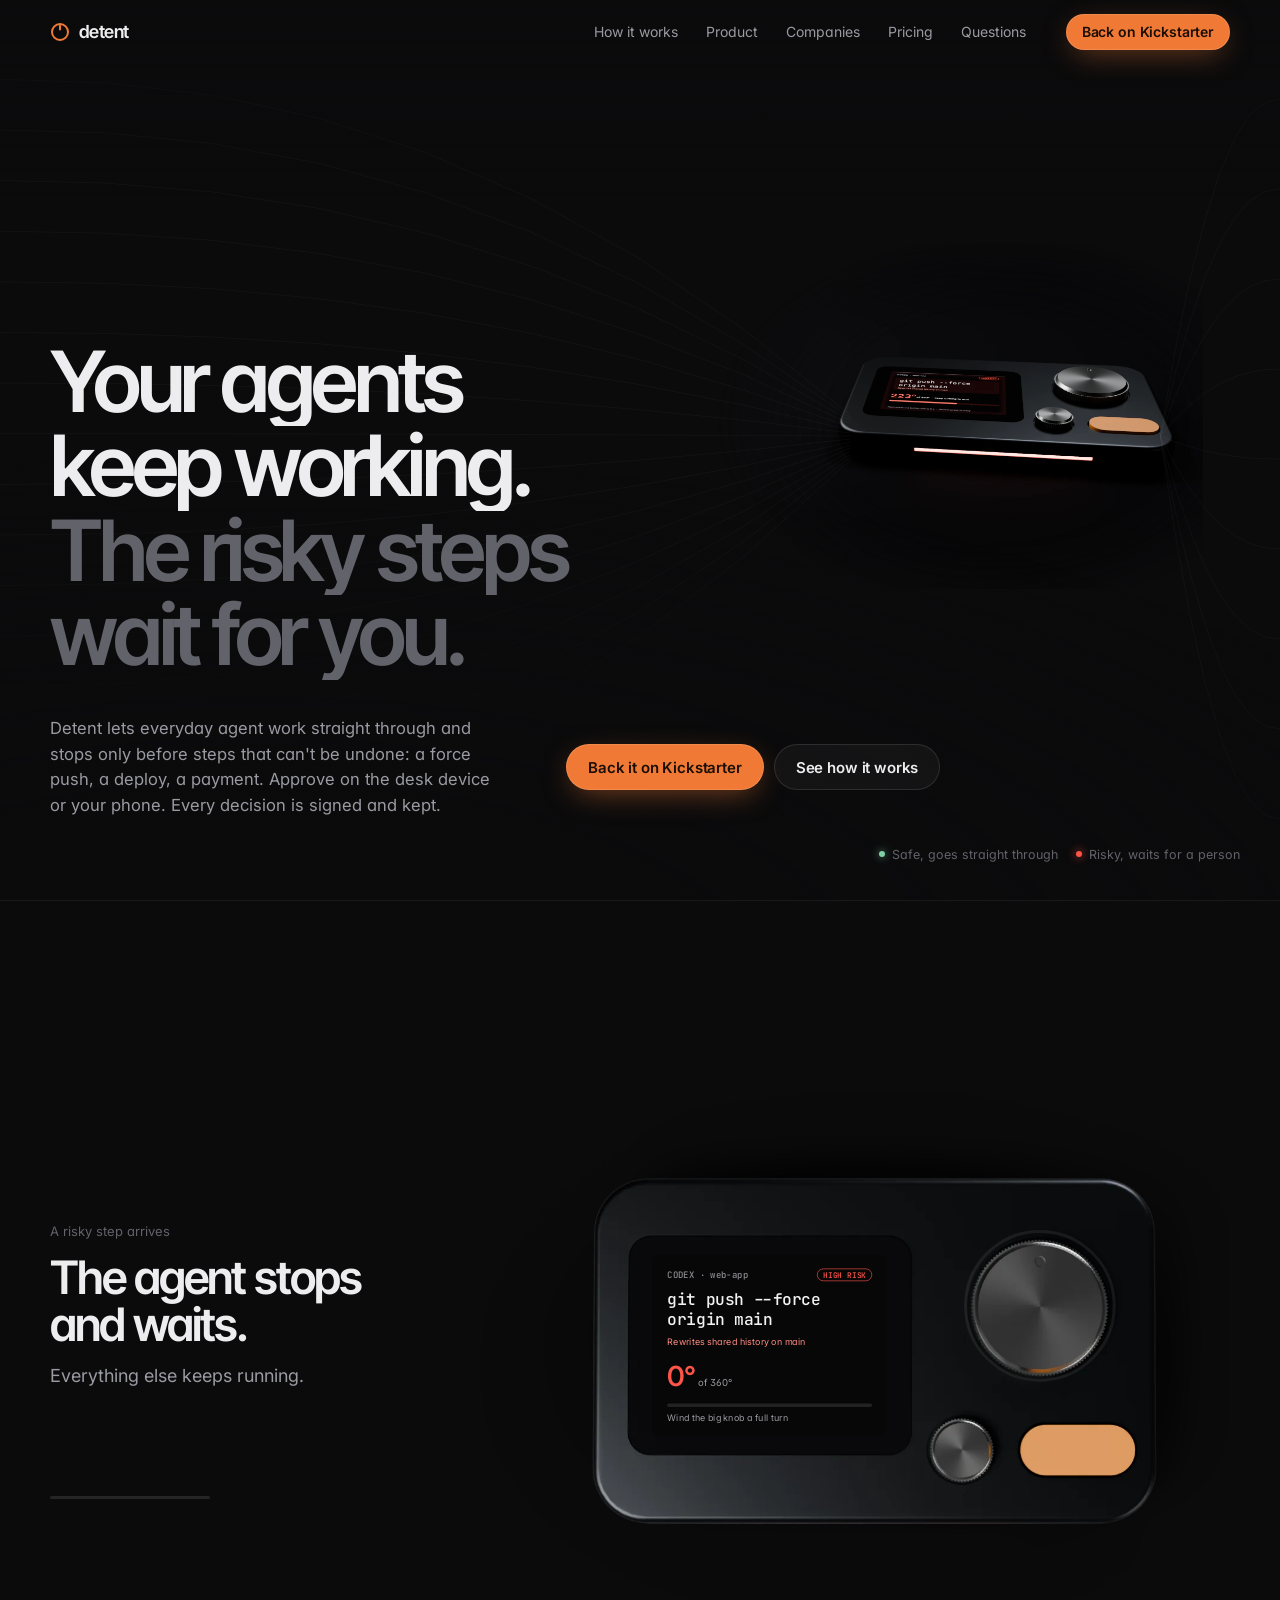
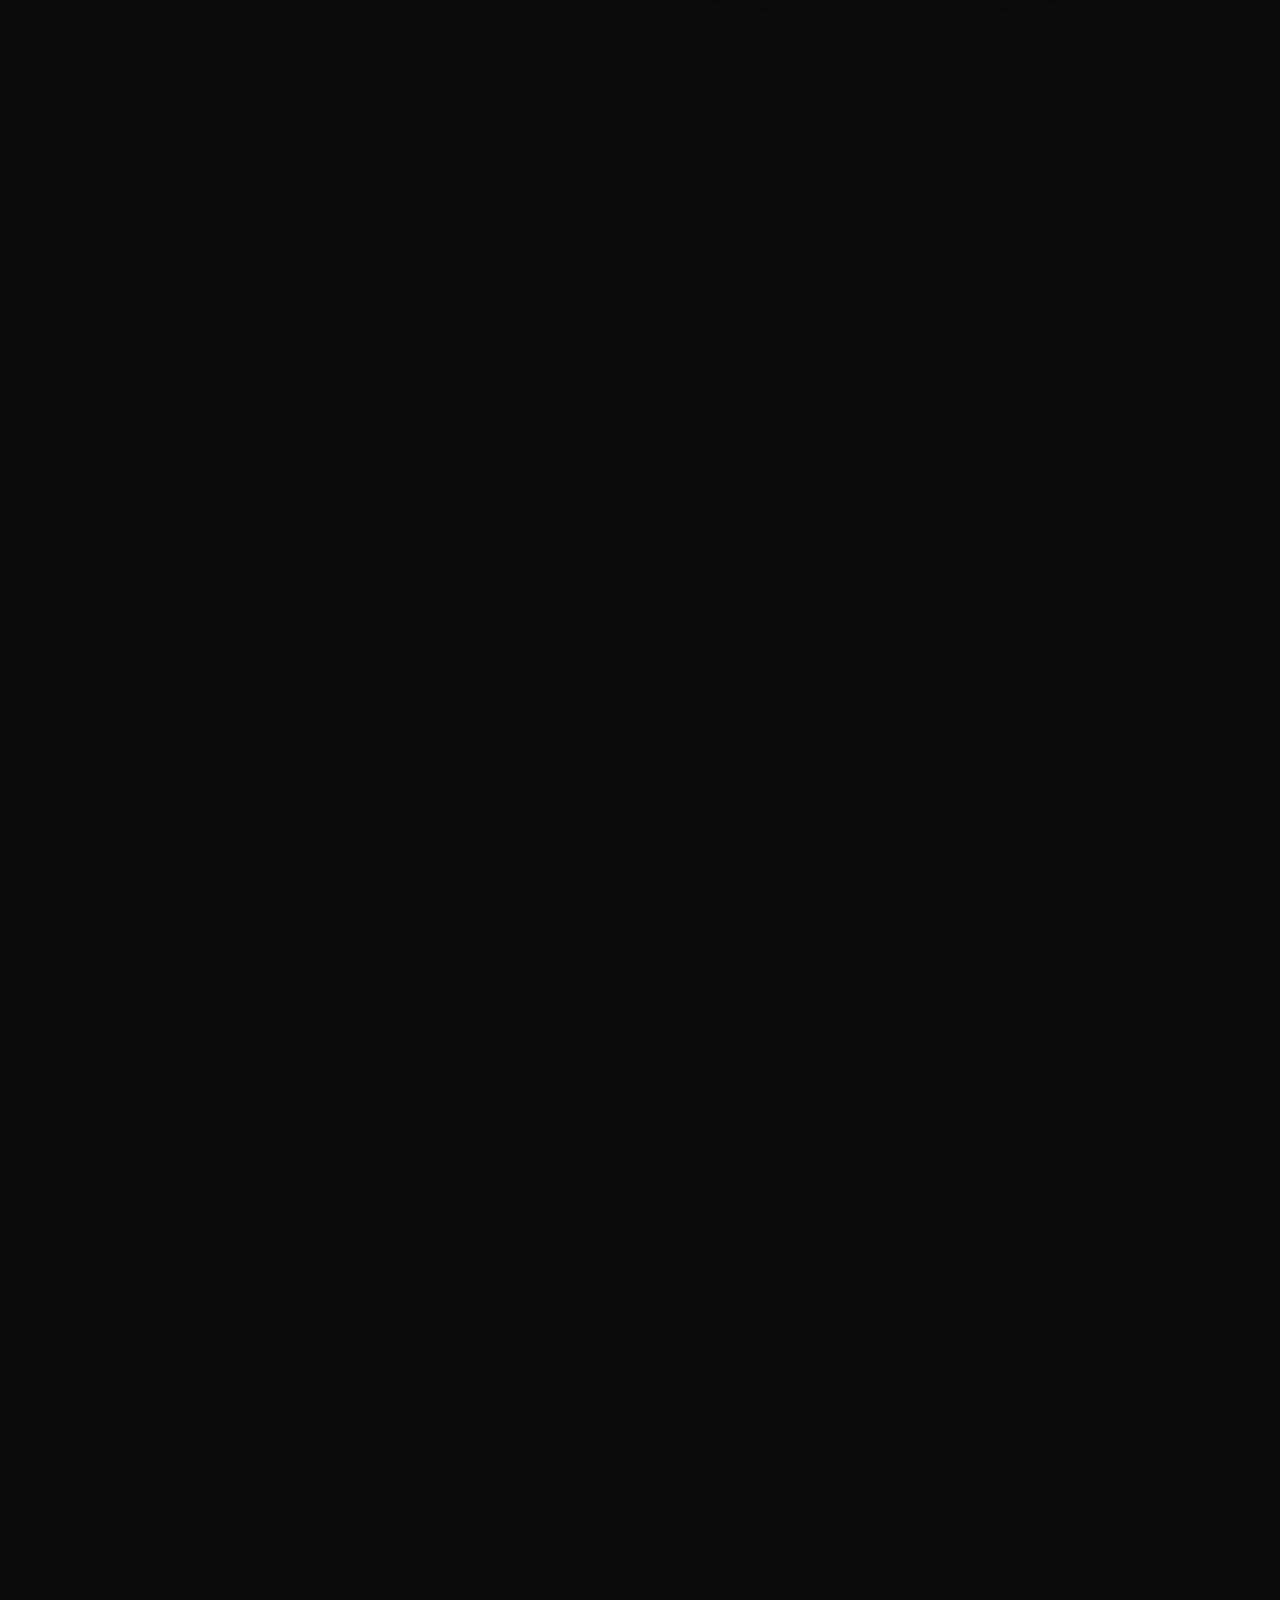
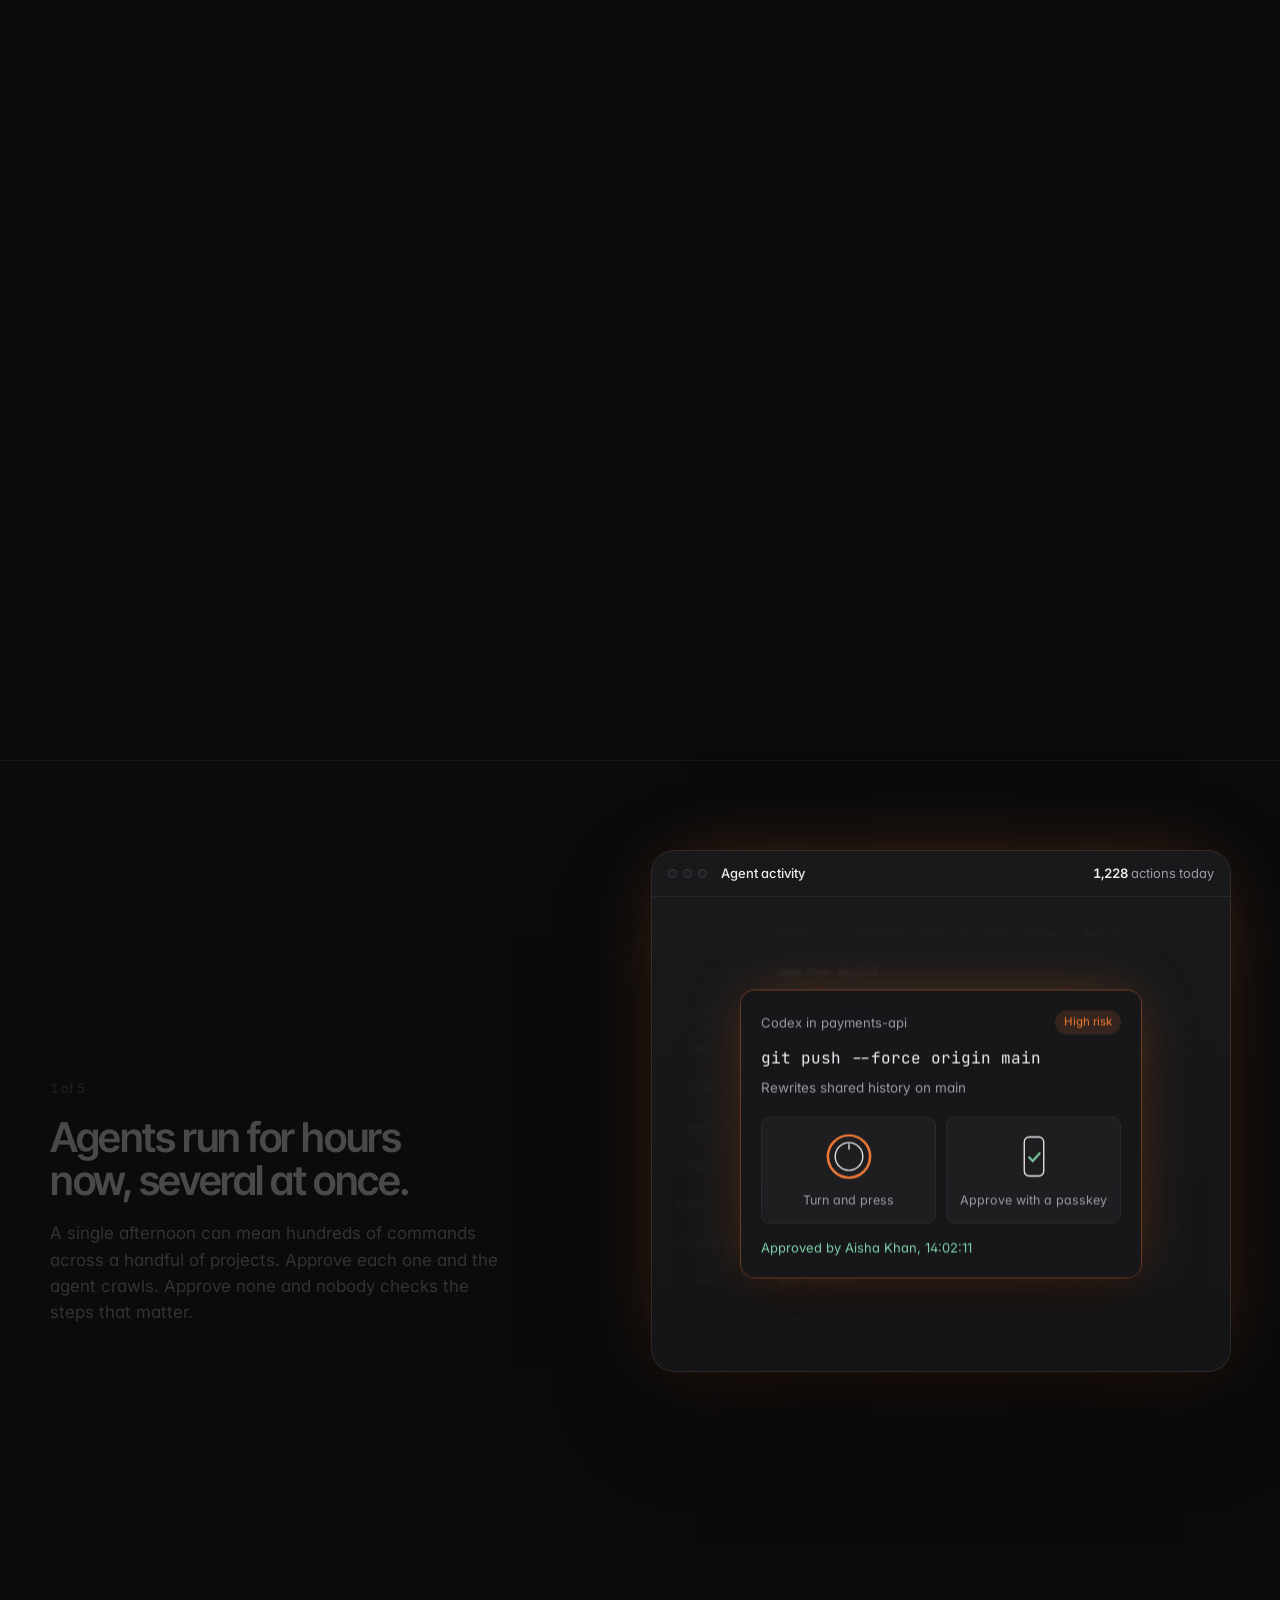
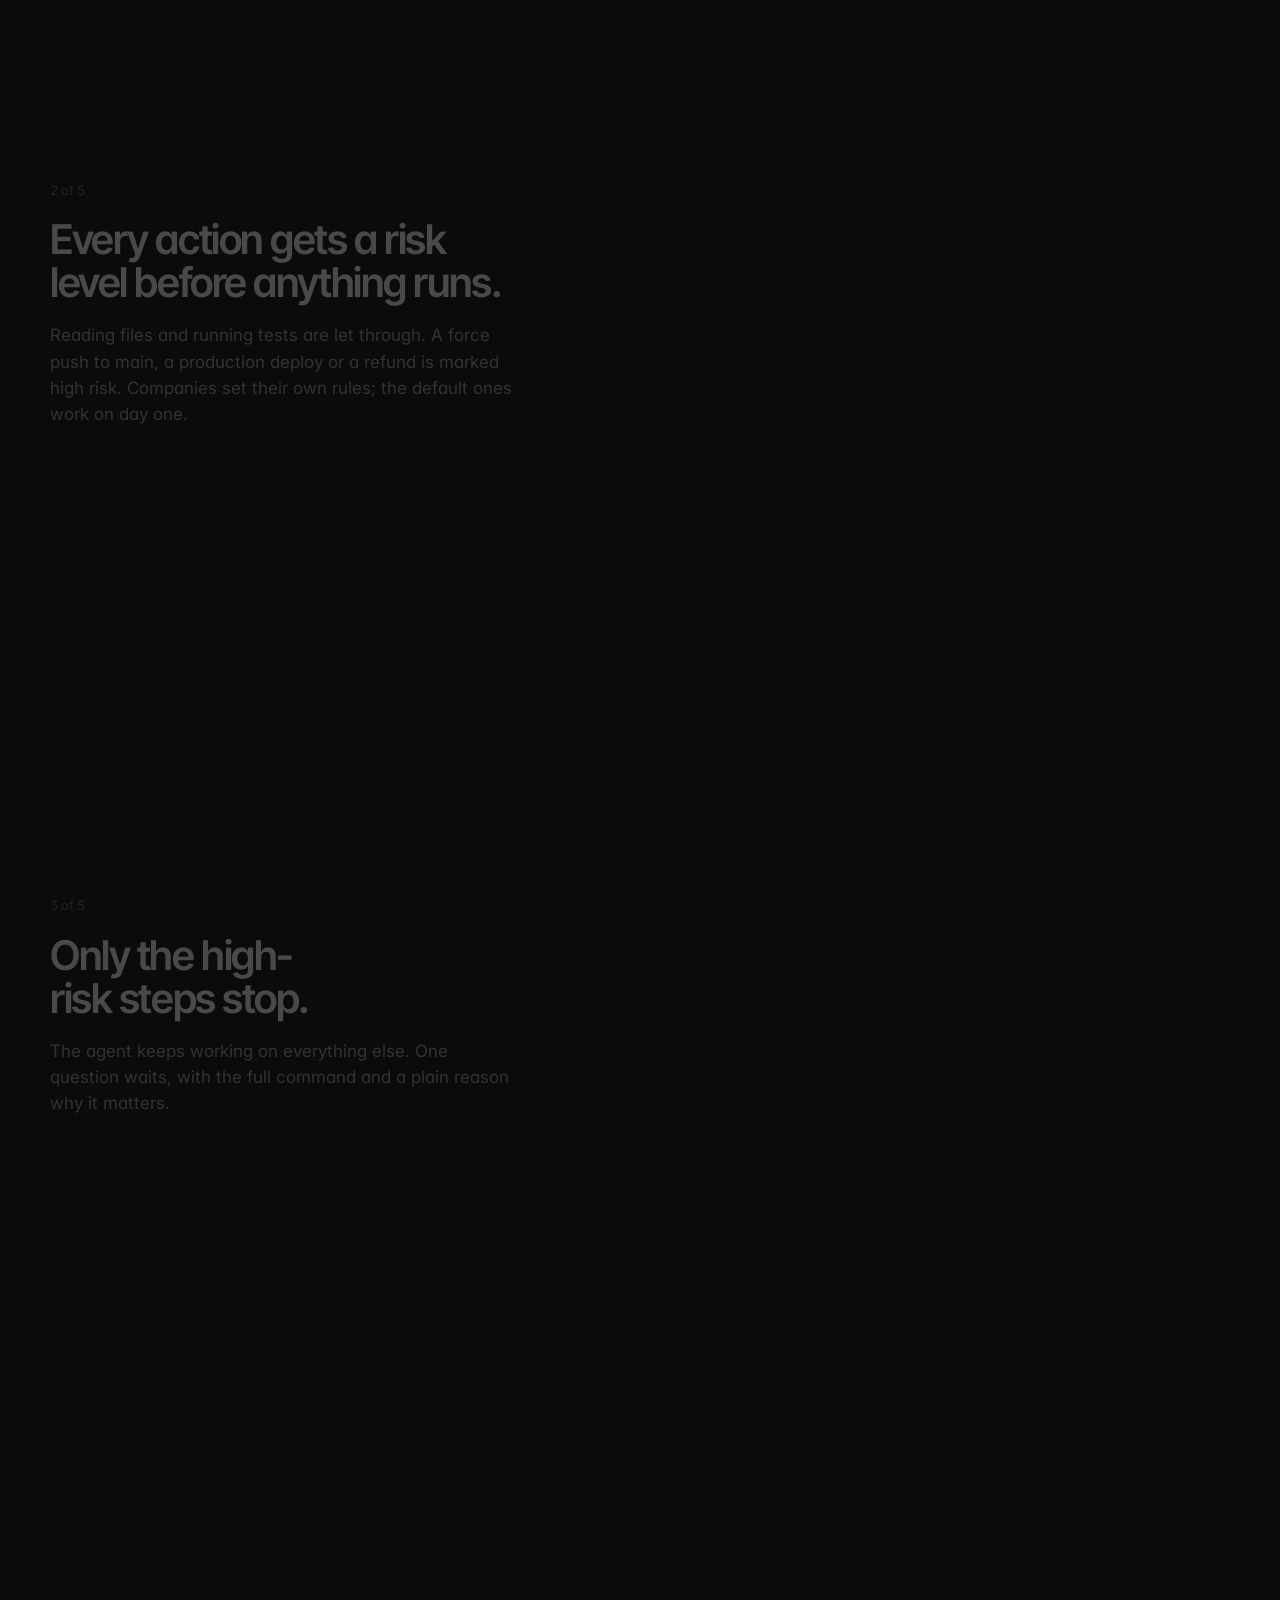
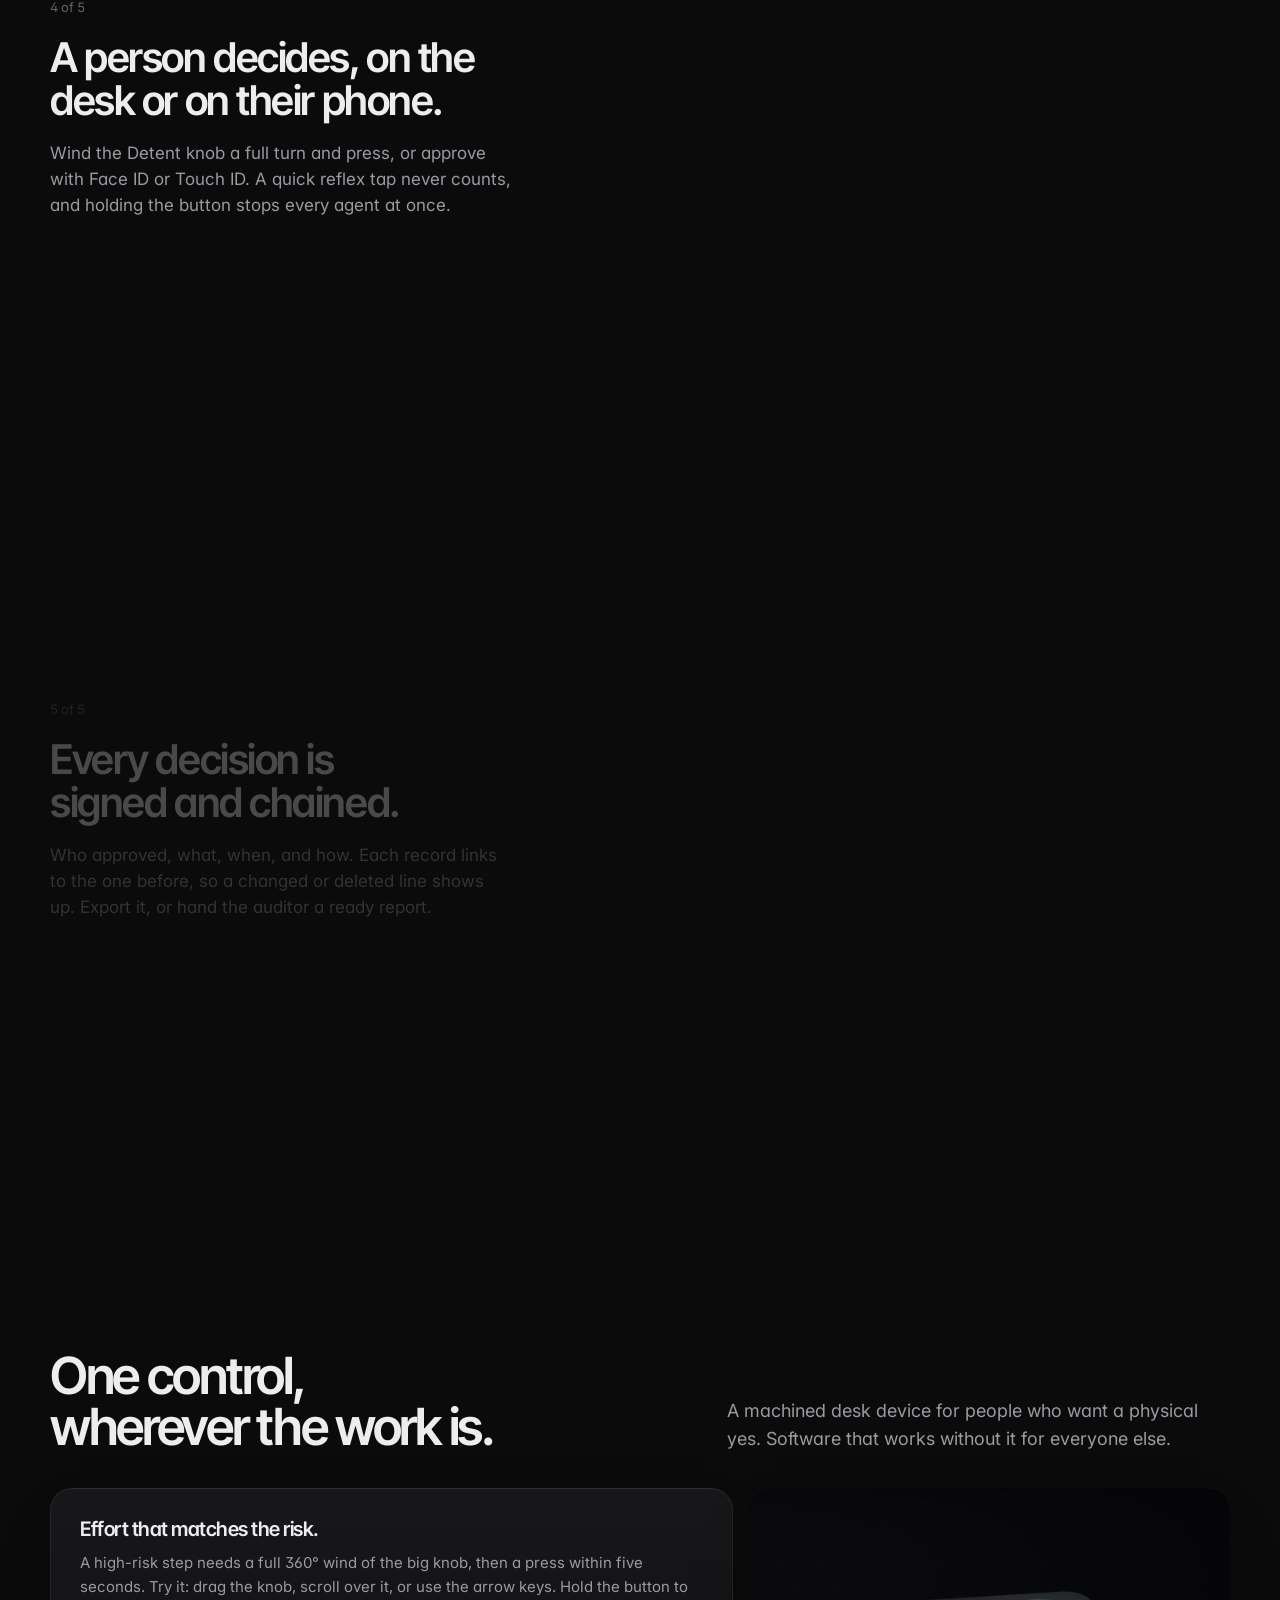
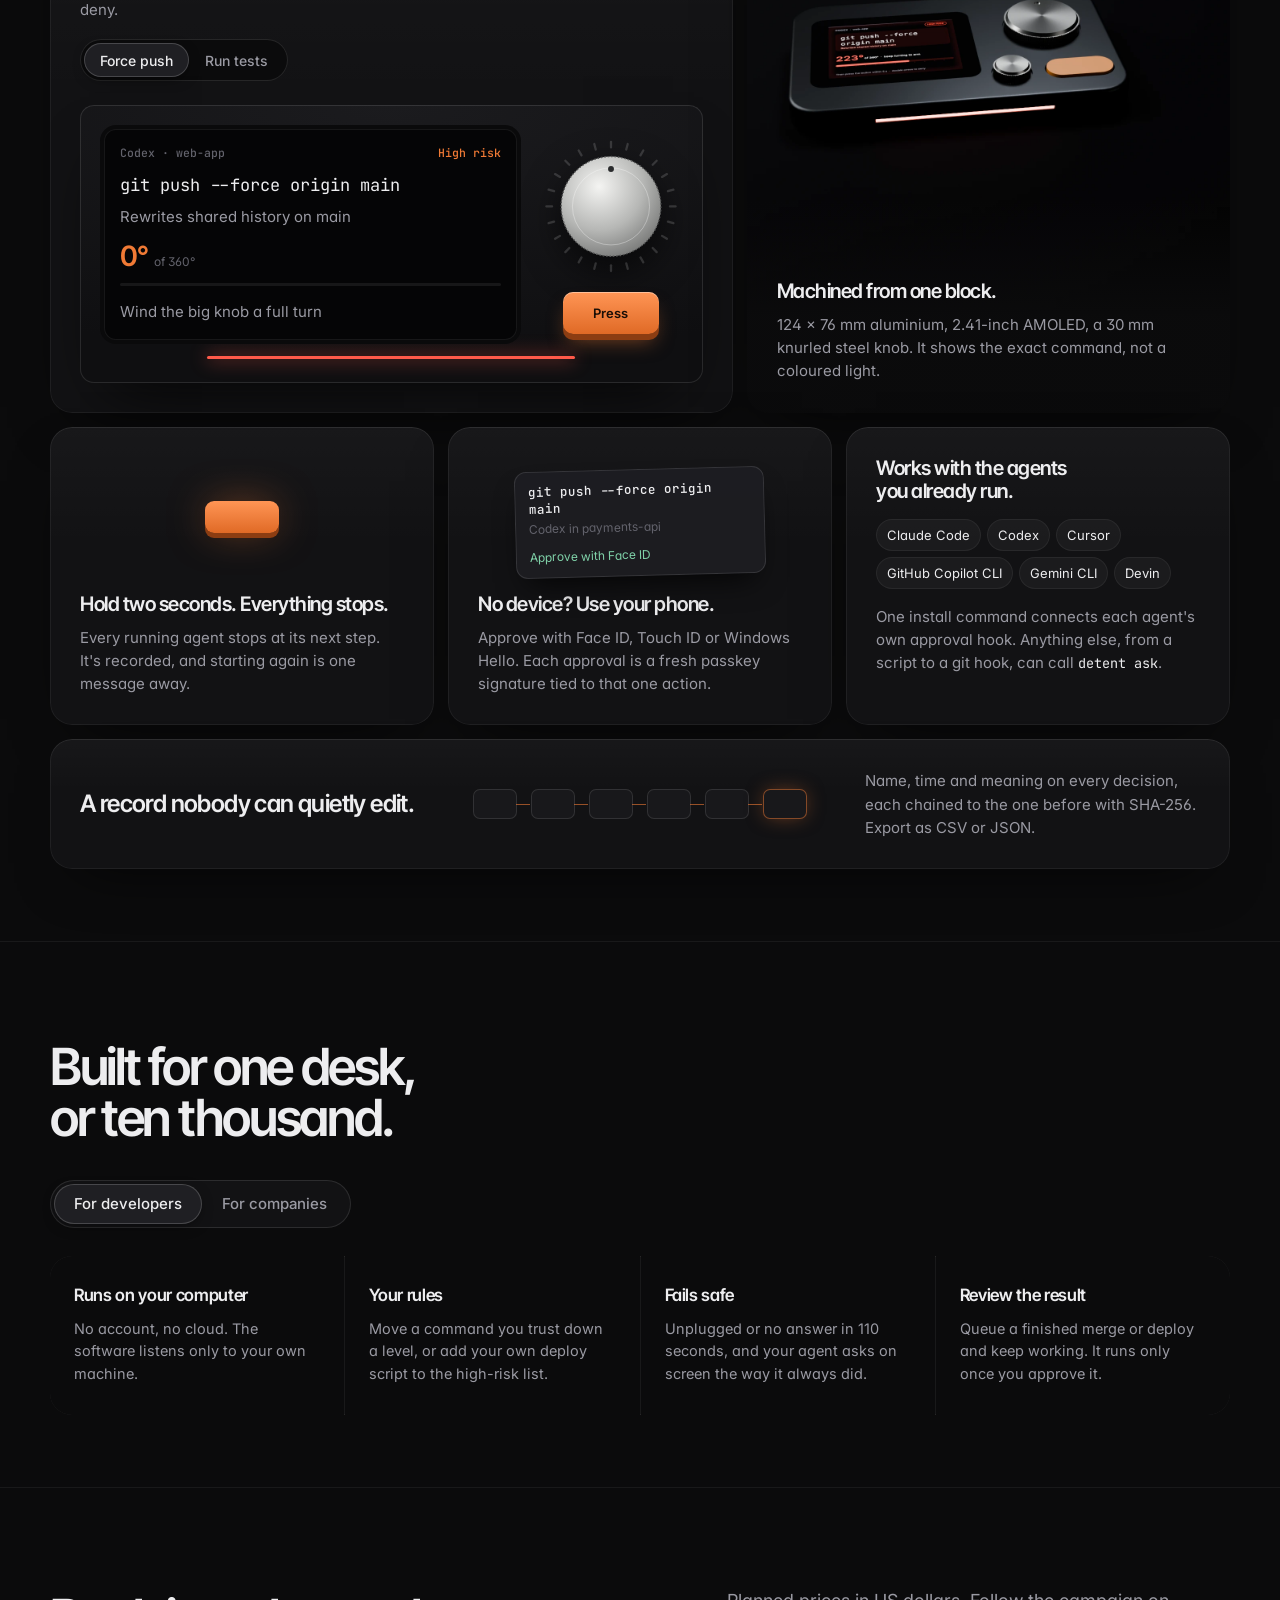
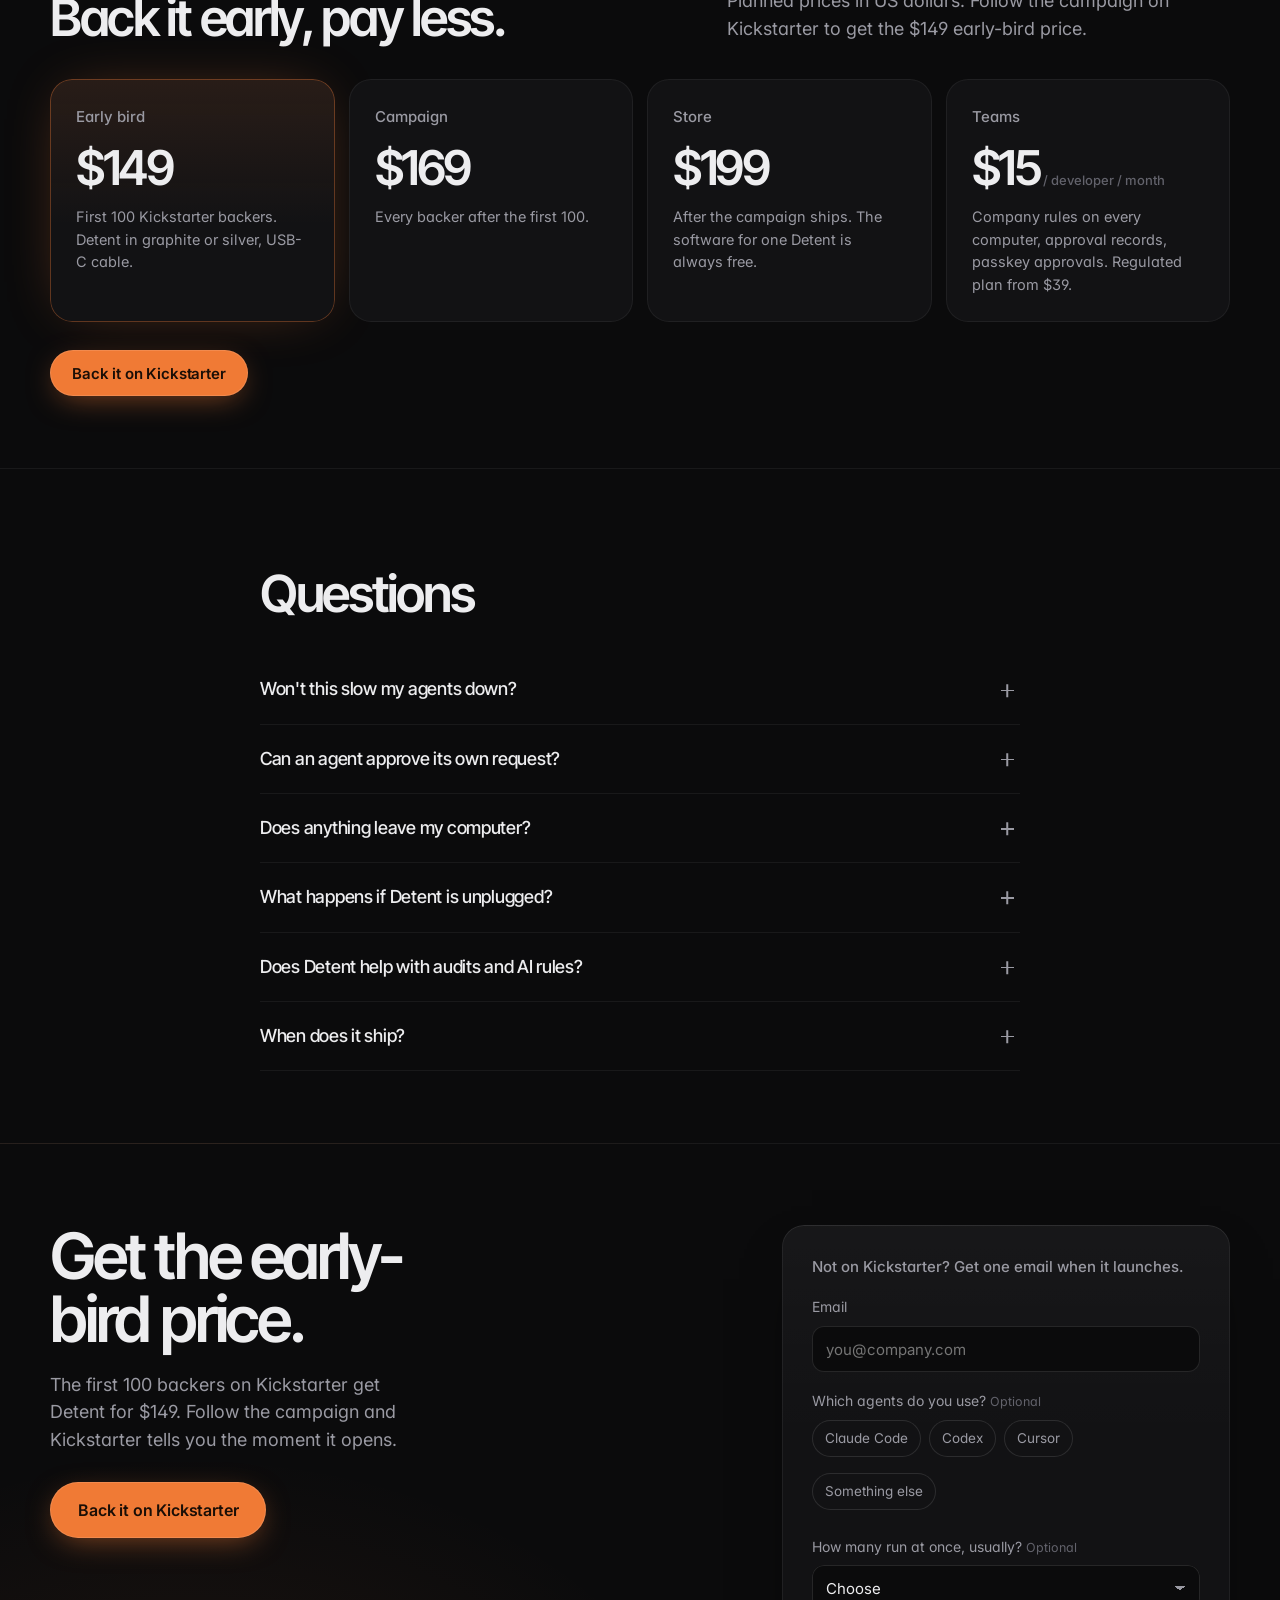
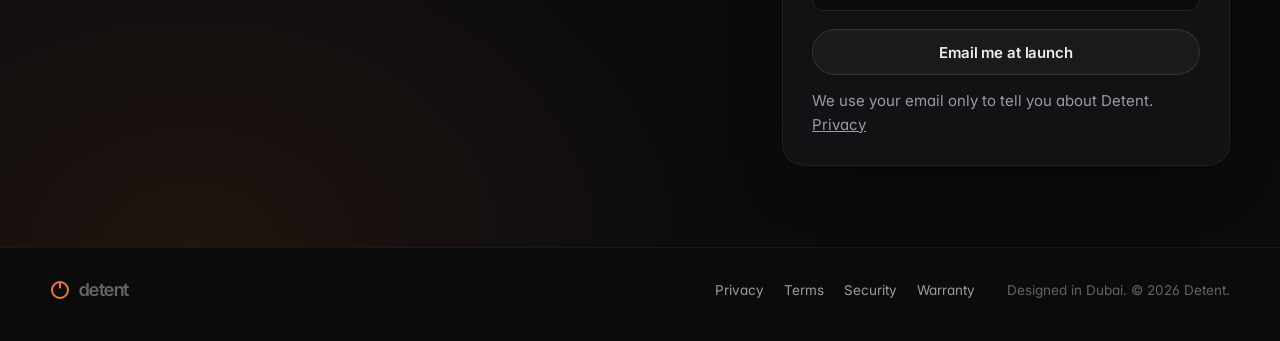
<file: index.html>
<!doctype html>
<html lang="en">
<head>
<meta charset="utf-8">
<meta name="viewport" content="width=device-width,initial-scale=1,viewport-fit=cover">
<title>Detent</title>
<link rel="canonical" href="https://detentdesk.com/">
<meta name="description" content="Detent lets AI coding agents keep working and stops them only before the steps that can't be undone. Approve on a desk device or your phone; every decision is signed and recorded.">
<meta property="og:title" content="Detent: a control panel for AI agents">
<meta property="og:description" content="Agents keep working. Risky steps wait for a person. Every decision is signed.">
<meta property="og:url" content="https://detentdesk.com/">
<meta property="og:image" content="https://detentdesk.com/img/hero_graphite.webp">
<meta name="theme-color" content="#0B0B0C">
<link rel="icon" href="data:image/svg+xml,%3Csvg xmlns='http://www.w3.org/2000/svg' viewBox='0 0 32 32'%3E%3Cpath d='M9.6 9.6a9.6 9.6 0 1 0 12.8 0' fill='none' stroke='%23F07A35' stroke-width='3.4' stroke-linecap='round'/%3E%3Cline x1='16' y1='4.5' x2='16' y2='15' stroke='%23FFFFFF' stroke-width='3.4' stroke-linecap='round'/%3E%3C/svg%3E">
<link rel="preconnect" href="https://fonts.googleapis.com">
<link rel="preconnect" href="https://fonts.gstatic.com" crossorigin>
<link rel="stylesheet" href="https://fonts.googleapis.com/css2?family=Inter+Tight:wght@500;600;700&family=Inter:wght@400;500;600&family=JetBrains+Mono:wght@400;500&display=swap">
<link rel="stylesheet" href="css/v2.css">
</head>
<body>
<a class="skip" href="#main">Skip to content</a>

<header class="nav" id="nav">
  <div class="nav__in">
    <a class="brand" href="#top" aria-label="Detent, back to top">
      <svg viewBox="0 0 20 20" aria-hidden="true"><circle cx="10" cy="10" r="8"/><line x1="10" y1="3.5" x2="10" y2="7.5"/></svg>
      <span>detent</span>
    </a>
    <nav class="nav__links" id="nav-links" aria-label="Sections">
      <a href="#story">How it works</a>
      <a href="#product">Product</a>
      <a href="#teams">Companies</a>
      <a href="#pricing">Pricing</a>
      <a href="#faq">Questions</a>
    </nav>
    <a class="btn btn--sm" data-ks href="#waitlist">Back on Kickstarter</a>
    <button class="nav__menu" id="menu" type="button" aria-expanded="false" aria-controls="nav-links"><span></span><span></span><span class="sr">Menu</span></button>
  </div>
</header>

<main id="main">

<!-- ================================================================ hero -->
<section class="hero" id="top" aria-labelledby="hero-title">
  <canvas class="hero__field" id="field" aria-hidden="true"></canvas>
  <div class="hero__device" aria-hidden="true">
    <img src="img/bg_wide.webp" width="2400" height="1350" alt="" fetchpriority="high">
    <span class="hero__strip"></span>
  </div>
  <div class="hero__in">
    <h1 class="hero__title" id="hero-title">
      <span class="line"><span>Your agents</span></span>
      <span class="line"><span>keep working.</span></span>
      <span class="line line--dim"><span>The risky steps</span></span>
      <span class="line line--dim"><span>wait for you.</span></span>
    </h1>
    <div class="hero__foot">
      <p class="hero__lede">Detent lets everyday agent work straight through and stops only before steps that can't be undone: a force push, a deploy, a payment. Approve on the desk device or your phone. Every decision is signed and kept.</p>
      <div class="hero__cta">
        <a class="btn" data-ks href="#waitlist">Back it on Kickstarter</a>
        <a class="btn btn--ghost" href="#story">See how it works</a>
      </div>
    </div>
  </div>
  <div class="hero__legend" aria-hidden="true">
    <span><i class="dot dot--safe"></i>Safe, goes straight through</span>
    <span><i class="dot dot--red"></i>Risky, waits for a person</span>
  </div>
</section>

<!-- ================================================================ scroll-locked knob -->
<section class="lock" id="lock" aria-label="Scroll to wind the Detent knob">
  <div class="lock__pin">
    <div class="lock__copy">
      <p class="lock__step" data-k="0"><span class="lock__n">A risky step arrives</span><b>The agent stops and waits.</b> Everything else keeps running.</p>
      <p class="lock__step" data-k="1"><span class="lock__n">Keep scrolling</span><b>Wind the knob a full turn.</b> A high-risk step needs all 360 degrees.</p>
      <p class="lock__step" data-k="2"><span class="lock__n">Then press</span><b>A reflex tap never counts.</b> The button only works once the turn is done.</p>
      <p class="lock__step" data-k="3"><span class="lock__n">Allowed</span><b>Codex runs it, and it is recorded.</b> Who, what, when, and how.</p>
      <div class="lock__bar" aria-hidden="true"><i id="lock-bar"></i></div>
    </div>
    <div class="lock__stage">
      <div class="lock__dev" id="lock-dev">
        <img src="img/top_high_risk.webp" width="1400" height="1010" alt="Detent seen from above: a screen showing git push --force origin main, a large knob, a small knob and an orange button.">
        <div class="lock__scr" aria-live="polite">
          <div class="lock__top"><span>CODEX · web-app</span><span class="lock__tier">HIGH RISK</span></div>
          <div class="lock__cmd">git push --force<br>origin main</div>
          <div class="lock__why">Rewrites shared history on main</div>
          <div class="lock__deg"><span id="lock-deg">0</span>°<small>of 360°</small></div>
          <div class="lock__meter"><i id="lock-meter"></i></div>
          <div class="lock__hint" id="lock-hint">Wind the big knob a full turn</div>
          <div class="lock__done" id="lock-done"><b>Allowed</b><span>Codex runs it.</span></div>
        </div>
        <svg class="lock__ring" viewBox="0 0 260 260" aria-hidden="true"><circle cx="130" cy="130" r="124" fill="none" stroke="rgba(255,255,255,.07)" stroke-width="5"/><circle id="lock-arc" cx="130" cy="130" r="124" fill="none" stroke="#FF5448" stroke-width="5" stroke-linecap="round" stroke-dasharray="779" stroke-dashoffset="779" transform="rotate(-90 130 130)"/></svg>
        <div class="lock__knob" id="lock-knob" aria-hidden="true"></div>
        <div class="lock__press" id="lock-press" aria-hidden="true"></div>
      </div>
    </div>
  </div>
</section>

<!-- ================================================================ story (scroll-driven) -->
<section class="story" id="story" aria-label="How Detent works">
  <div class="story__grid">
    <div class="story__steps">
      <article class="step" data-step="0">
        <p class="step__n">1 of 5</p>
        <h2>Agents run for hours now, several at once.</h2>
        <p>A single afternoon can mean hundreds of commands across a handful of projects. Approve each one and the agent crawls. Approve none and nobody checks the steps that matter.</p>
      </article>
      <article class="step" data-step="1">
        <p class="step__n">2 of 5</p>
        <h2>Every action gets a risk level before anything runs.</h2>
        <p>Reading files and running tests are let through. A force push to main, a production deploy or a refund is marked high risk. Companies set their own rules; the default ones work on day one.</p>
      </article>
      <article class="step" data-step="2">
        <p class="step__n">3 of 5</p>
        <h2>Only the high-risk steps stop.</h2>
        <p>The agent keeps working on everything else. One question waits, with the full command and a plain reason why it matters.</p>
      </article>
      <article class="step" data-step="3">
        <p class="step__n">4 of 5</p>
        <h2>A person decides, on the desk or on their phone.</h2>
        <p>Wind the Detent knob a full turn and press, or approve with Face ID or Touch ID. A quick reflex tap never counts, and holding the button stops every agent at once.</p>
      </article>
      <article class="step" data-step="4">
        <p class="step__n">5 of 5</p>
        <h2>Every decision is signed and chained.</h2>
        <p>Who approved, what, when, and how. Each record links to the one before, so a changed or deleted line shows up. Export it, or hand the auditor a ready report.</p>
      </article>
    </div>

    <div class="story__stage" aria-hidden="true">
      <div class="panel" id="panel" data-step="0">
        <div class="panel__bar">
          <span class="panel__lights"><i></i><i></i><i></i></span>
          <span class="panel__title">Agent activity</span>
          <span class="panel__count"><b id="count">0</b> actions today</span>
        </div>
        <div class="panel__body">
          <ul class="feed" id="feed"></ul>

          <div class="ask">
            <div class="ask__top"><span>Codex in payments-api</span><span class="tag tag--risk">High risk</span></div>
            <code class="ask__cmd">git push --force origin main</code>
            <p class="ask__why">Rewrites shared history on main</p>
            <div class="ask__ways">
              <div class="way way--desk">
                <svg viewBox="0 0 64 64"><circle class="ring" cx="32" cy="32" r="26"/><circle class="arc" cx="32" cy="32" r="26"/><circle cx="32" cy="32" r="17"/><line x1="32" y1="17" x2="32" y2="23"/></svg>
                <span>Turn and press</span>
              </div>
              <div class="way way--phone">
                <svg viewBox="0 0 64 64"><rect x="20" y="8" width="24" height="48" rx="6"/><path class="tick" d="M26 33l4.5 4.5L39 28"/></svg>
                <span>Approve with a passkey</span>
              </div>
            </div>
            <p class="ask__done">Approved by Aisha Khan, 14:02:11</p>
          </div>

          <div class="chain">
            <div class="block"><span>#4812</span><b>Approved by a person</b><code>git push --force origin main</code><em>prev 9f3a…c21e</em></div>
            <div class="block"><span>#4811</span><b>Blocked by a team rule</b><code>terraform destroy</code><em>prev 51be…07aa</em></div>
            <div class="block"><span>#4810</span><b>Let through by rules</b><code>npm test</code><em>prev e04c…9b13</em></div>
            <p class="chain__ok"><i></i>4,812 records intact</p>
          </div>
        </div>
      </div>
    </div>
  </div>
</section>

<!-- ================================================================ product bento -->
<section class="section" id="product" aria-labelledby="product-title">
  <div class="wrap">
    <header class="head" data-reveal>
      <h2 id="product-title">One control, wherever the work is.</h2>
      <p>A machined desk device for people who want a physical yes. Software that works without it for everyone else.</p>
    </header>

    <div class="bento">
      <!-- live knob -->
      <article class="card card--demo" data-reveal data-glow>
        <div class="card__copy">
          <h3>Effort that matches the risk.</h3>
          <p>A high-risk step needs a full 360° wind of the big knob, then a press within five seconds. Try it: drag the knob, scroll over it, or use the arrow keys. Hold the button to deny.</p>
          <div class="seg" role="tablist" aria-label="Example request">
            <span class="seg__pill" aria-hidden="true"></span>
            <button type="button" role="tab" id="tab-high" aria-selected="true" data-case="high">Force push</button>
            <button type="button" role="tab" id="tab-normal" aria-selected="false" data-case="normal">Run tests</button>
          </div>
        </div>
        <div class="demo" id="demo" data-case="high">
          <div class="demo__body">
            <div class="screen" aria-live="polite">
              <div class="screen__top"><span id="d-agent">Codex · web-app</span><span class="screen__tier" id="d-tier">High risk</span></div>
              <code class="screen__cmd" id="d-cmd">git push --force origin main</code>
              <p class="screen__why" id="d-why">Rewrites shared history on main</p>
              <div class="screen__meter" id="d-meter-wrap">
                <span class="screen__deg" id="d-deg">0°</span><span class="screen__of" id="d-of">of 360°</span>
                <div class="meter"><div class="meter__fill" id="d-meter"></div></div>
              </div>
              <div class="screen__choice" id="d-choice" hidden><span class="pick" id="d-deny">Deny</span><span class="pick is-on" id="d-allow">Allow</span></div>
              <p class="screen__hint" id="d-hint">Wind the big knob a full turn</p>
            </div>
            <div class="controls">
              <div class="knob" id="knob" role="slider" tabindex="0" aria-label="Big knob" aria-valuemin="0" aria-valuemax="360" aria-valuenow="0" aria-valuetext="0 degrees">
                <svg viewBox="0 0 120 120" aria-hidden="true">
                  <defs><radialGradient id="kg" cx="38%" cy="30%" r="80%"><stop offset="0" stop-color="#f4f4f2"/><stop offset=".55" stop-color="#b6b7b5"/><stop offset="1" stop-color="#6f706f"/></radialGradient></defs>
                  <g class="knob__ticks"></g>
                  <g id="knob-rot">
                    <circle cx="60" cy="60" r="44" fill="url(#kg)"/>
                    <circle cx="60" cy="60" r="44" fill="none" stroke="#565757" stroke-width="1.2" stroke-dasharray="1.4 1.6"/>
                    <circle cx="60" cy="60" r="34" fill="none" stroke="#fff" stroke-opacity=".35" stroke-width=".8"/>
                    <circle cx="60" cy="27" r="2.6" fill="#2a2b2d"/>
                  </g>
                </svg>
              </div>
              <button type="button" class="press" id="press" aria-describedby="d-hint">Press</button>
            </div>
          </div>
          <div class="demo__strip" id="d-strip" aria-hidden="true"></div>
          <button type="button" class="demo__again" id="again" hidden>Run it again</button>
        </div>
      </article>

      <!-- device -->
      <article class="card card--device" data-reveal data-glow>
        <img src="img/bg_tall.webp" width="1200" height="1800" alt="Detent in graphite: a low aluminium slab with a screen, a large knurled knob, a small knob and an orange button." loading="lazy">
        <div class="card__over">
          <h3>Machined from one block.</h3>
          <p>124 × 76 mm aluminium, 2.41-inch AMOLED, a 30 mm knurled steel knob. It shows the exact command, not a coloured light.</p>
        </div>
      </article>

      <!-- stop -->
      <article class="card card--stop" data-reveal data-glow>
        <div class="stopviz" aria-hidden="true">
          <span class="stopviz__btn"></span>
          <span class="stopviz__ring"></span>
        </div>
        <h3>Hold two seconds. Everything stops.</h3>
        <p>Every running agent stops at its next step. It's recorded, and starting again is one message away.</p>
      </article>

      <!-- phone -->
      <article class="card card--phone" data-reveal data-glow>
        <div class="phoneviz" aria-hidden="true">
          <div class="phoneviz__card"><b>git push --force origin main</b><span>Codex in payments-api</span><i>Approve with Face ID</i></div>
        </div>
        <h3>No device? Use your phone.</h3>
        <p>Approve with Face ID, Touch ID or Windows Hello. Each approval is a fresh passkey signature tied to that one action.</p>
      </article>

      <!-- agents -->
      <article class="card card--agents" data-reveal data-glow>
        <h3>Works with the agents you already run.</h3>
        <ul class="agents">
          <li>Claude Code</li><li>Codex</li><li>Cursor</li><li>GitHub Copilot CLI</li><li>Gemini CLI</li><li>Devin</li>
        </ul>
        <p>One install command connects each agent's own approval hook. Anything else, from a script to a git hook, can call <code>detent ask</code>.</p>
      </article>

      <!-- record -->
      <article class="card card--record" data-reveal data-glow>
        <h3>A record nobody can quietly edit.</h3>
        <div class="mini-chain" aria-hidden="true"><i></i><i></i><i></i><i></i><i></i><i></i></div>
        <p>Name, time and meaning on every decision, each chained to the one before with SHA-256. Export as CSV or JSON.</p>
      </article>
    </div>
  </div>
</section>

<!-- ================================================================ individuals / companies -->
<section class="section section--line" id="teams" aria-labelledby="teams-title">
  <div class="wrap">
    <header class="head" data-reveal>
      <h2 id="teams-title">Built for one desk, or ten thousand.</h2>
    </header>
    <div class="tabs" data-reveal>
      <div class="tabs__list" role="tablist" aria-label="Who it's for">
        <span class="tabs__pill" aria-hidden="true"></span>
        <button role="tab" id="t-dev" aria-controls="p-dev" aria-selected="true">For developers</button>
        <button role="tab" id="t-co" aria-controls="p-co" aria-selected="false" tabindex="-1">For companies</button>
      </div>
      <div class="tabs__panels">
        <div class="tabs__panel" role="tabpanel" id="p-dev" aria-labelledby="t-dev">
          <div class="facts">
            <div><h3>Runs on your computer</h3><p>No account, no cloud. The software listens only to your own machine.</p></div>
            <div><h3>Your rules</h3><p>Move a command you trust down a level, or add your own deploy script to the high-risk list.</p></div>
            <div><h3>Fails safe</h3><p>Unplugged or no answer in 110 seconds, and your agent asks on screen the way it always did.</p></div>
            <div><h3>Review the result</h3><p>Queue a finished merge or deploy and keep working. It runs only once you approve it.</p></div>
          </div>
        </div>
        <div class="tabs__panel" role="tabpanel" id="p-co" aria-labelledby="t-co" hidden>
          <div class="facts">
            <div><h3>Company rules everywhere</h3><p>Set what needs approval once; every developer's computer follows it. Rule packs for banking, healthcare, pharma and e-commerce.</p></div>
            <div><h3>Your server, your sign-in</h3><p>Runs inside your network, with Okta, Entra ID or Google sign-in and directory sync that removes leavers at once.</p></div>
            <div><h3>Two-person approval</h3><p>Payments, production deploys or changes to the rules themselves can need a second approver.</p></div>
            <div><h3>Audit-ready</h3><p>Reports for SOC 2, FINRA, FDA Part 11 and the EU AI Act, plus Splunk, Datadog, Jira, ServiceNow, Teams and GitHub.</p></div>
          </div>
          <p class="tabs__note">Detent for Teams is in early testing. <a href="#waitlist">Join the waitlist</a> and mention your company to try it free.</p>
        </div>
      </div>
    </div>
  </div>
</section>

<!-- ================================================================ pricing -->
<section class="section section--line" id="pricing" aria-labelledby="pricing-title">
  <div class="wrap">
    <header class="head" data-reveal>
      <h2 id="pricing-title">Back it early, pay less.</h2>
      <p>Planned prices in US dollars. Follow the campaign on Kickstarter to get the $149 early-bird price.</p>
    </header>
    <div class="prices">
      <article class="price price--lead" data-reveal data-glow>
        <h3>Early bird</h3><p class="price__n">$149</p>
        <p>First 100 Kickstarter backers. Detent in graphite or silver, USB-C cable.</p>
      </article>
      <article class="price" data-reveal data-glow>
        <h3>Campaign</h3><p class="price__n">$169</p>
        <p>Every backer after the first 100.</p>
      </article>
      <article class="price" data-reveal data-glow>
        <h3>Store</h3><p class="price__n">$199</p>
        <p>After the campaign ships. The software for one Detent is always free.</p>
      </article>
      <article class="price" data-reveal data-glow>
        <h3>Teams</h3><p class="price__n">$15<small> / developer / month</small></p>
        <p>Company rules on every computer, approval records, passkey approvals. Regulated plan from $39.</p>
      </article>
    </div>
    <p class="prices__cta" data-reveal><a class="btn" data-ks href="#waitlist">Back it on Kickstarter</a></p>
  </div>
</section>

<!-- ================================================================ faq -->
<section class="section section--line" id="faq" aria-labelledby="faq-title">
  <div class="wrap wrap--narrow">
    <header class="head" data-reveal><h2 id="faq-title">Questions</h2></header>
    <div class="faq" data-reveal>
      <details><summary>Won't this slow my agents down?</summary><div><p>No. By default Detent only asks before steps that can't be undone, like a force push, a deploy or a merge into main. Everything else goes straight through, and finished work can wait for review while the agent moves on.</p></div></details>
      <details><summary>Can an agent approve its own request?</summary><div><p>No. A risky step only goes ahead after a turn and press on the device, or a passkey check with your face, fingerprint or PIN on your phone. Nothing an agent prints or sends can do either.</p></div></details>
      <details><summary>Does anything leave my computer?</summary><div><p>Not for individuals: there is no account and no cloud service. Companies connect computers to their own Detent server, which they can run inside their own network.</p></div></details>
      <details><summary>What happens if Detent is unplugged?</summary><div><p>Nothing changes for your agent. If nobody answers within 110 seconds, it shows its normal approval prompt on screen.</p></div></details>
      <details><summary>Does Detent help with audits and AI rules?</summary><div><p>It keeps the record auditors ask for: the person's name, the date and time, and what the decision meant, each line chained to the one before. Holding the button to stop every agent is the kind of stop control the EU AI Act describes. Detent is one control, not a certificate; what applies to you depends on your company.</p></div></details>
      <details><summary>When does it ship?</summary><div><p>The working prototype is being built now. The Kickstarter follows once developers have used it daily. Follow the Kickstarter page to hear the date first.</p></div></details>
    </div>
  </div>
</section>

<!-- ================================================================ waitlist -->
<section class="waitlist" id="waitlist" aria-labelledby="wl-title">
  <div class="wrap waitlist__grid">
    <div data-reveal>
      <h2 id="wl-title">Get the early-bird price.</h2>
      <p class="waitlist__lede">The first 100 backers on Kickstarter get Detent for $149. Follow the campaign and Kickstarter tells you the moment it opens.</p>
      <a class="btn btn--lg" data-ks href="#waitlist">Back it on Kickstarter</a>
    </div>
    <div class="wl card" data-reveal data-glow>
      <form class="wl__form" id="wl-form" novalidate>
        <p class="wl__intro">Not on Kickstarter? Get one email when it launches.</p>
        <div class="field">
          <label for="wl-email">Email</label>
          <input id="wl-email" name="email" type="email" inputmode="email" autocomplete="email" maxlength="254" placeholder="you@company.com" required aria-describedby="wl-email-msg">
          <p class="field__msg" id="wl-email-msg" aria-live="polite"></p>
        </div>
        <fieldset class="field">
          <legend>Which agents do you use? <span class="opt">Optional</span></legend>
          <div class="checks">
            <label class="check"><input type="checkbox" name="agents" value="Claude Code"><span>Claude Code</span></label>
            <label class="check"><input type="checkbox" name="agents" value="Codex"><span>Codex</span></label>
            <label class="check"><input type="checkbox" name="agents" value="Cursor"><span>Cursor</span></label>
            <label class="check"><input type="checkbox" name="agents" value="Other"><span>Something else</span></label>
          </div>
        </fieldset>
        <div class="field">
          <label for="wl-runs">How many run at once, usually? <span class="opt">Optional</span></label>
          <select id="wl-runs" name="runs"><option value="">Choose</option><option value="1">One</option><option value="2-3">Two or three</option><option value="4+">Four or more</option></select>
        </div>
        <button class="btn btn--ghost btn--wide" id="wl-submit" type="submit">Email me at launch</button>
        <p class="wl__status" id="wl-status" role="status" aria-live="polite"></p>
        <p class="wl__fine">We use your email only to tell you about Detent. <a href="privacy.html">Privacy</a></p>
      </form>
      <div class="wl__done" id="wl-done" hidden>
        <h3>One last tap.</h3>
        <p>Press <b>Submit</b> on the form that just opened in a new tab. Then we'll write to <b id="wl-done-email"></b> when the campaign opens.</p>
        <button type="button" class="link" id="wl-again">Add another email</button>
      </div>
    </div>
  </div>
</section>

</main>

<footer class="foot">
  <div class="wrap foot__in">
    <a class="brand" href="#top"><svg viewBox="0 0 20 20" aria-hidden="true"><circle cx="10" cy="10" r="8"/><line x1="10" y1="3.5" x2="10" y2="7.5"/></svg><span>detent</span></a>
    <nav aria-label="Legal"><a href="privacy.html">Privacy</a><a href="terms.html">Terms</a><a href="security.html">Security</a><a href="warranty.html">Warranty</a></nav>
    <p>Designed in Dubai. © 2026 Detent.</p>
  </div>
</footer>

<script src="js/v2.js"></script>
<script src="js/wind.js"></script>
<script src="js/lock.js"></script>
<script src="js/waitlist.js"></script>
</body>
</html>
</file>
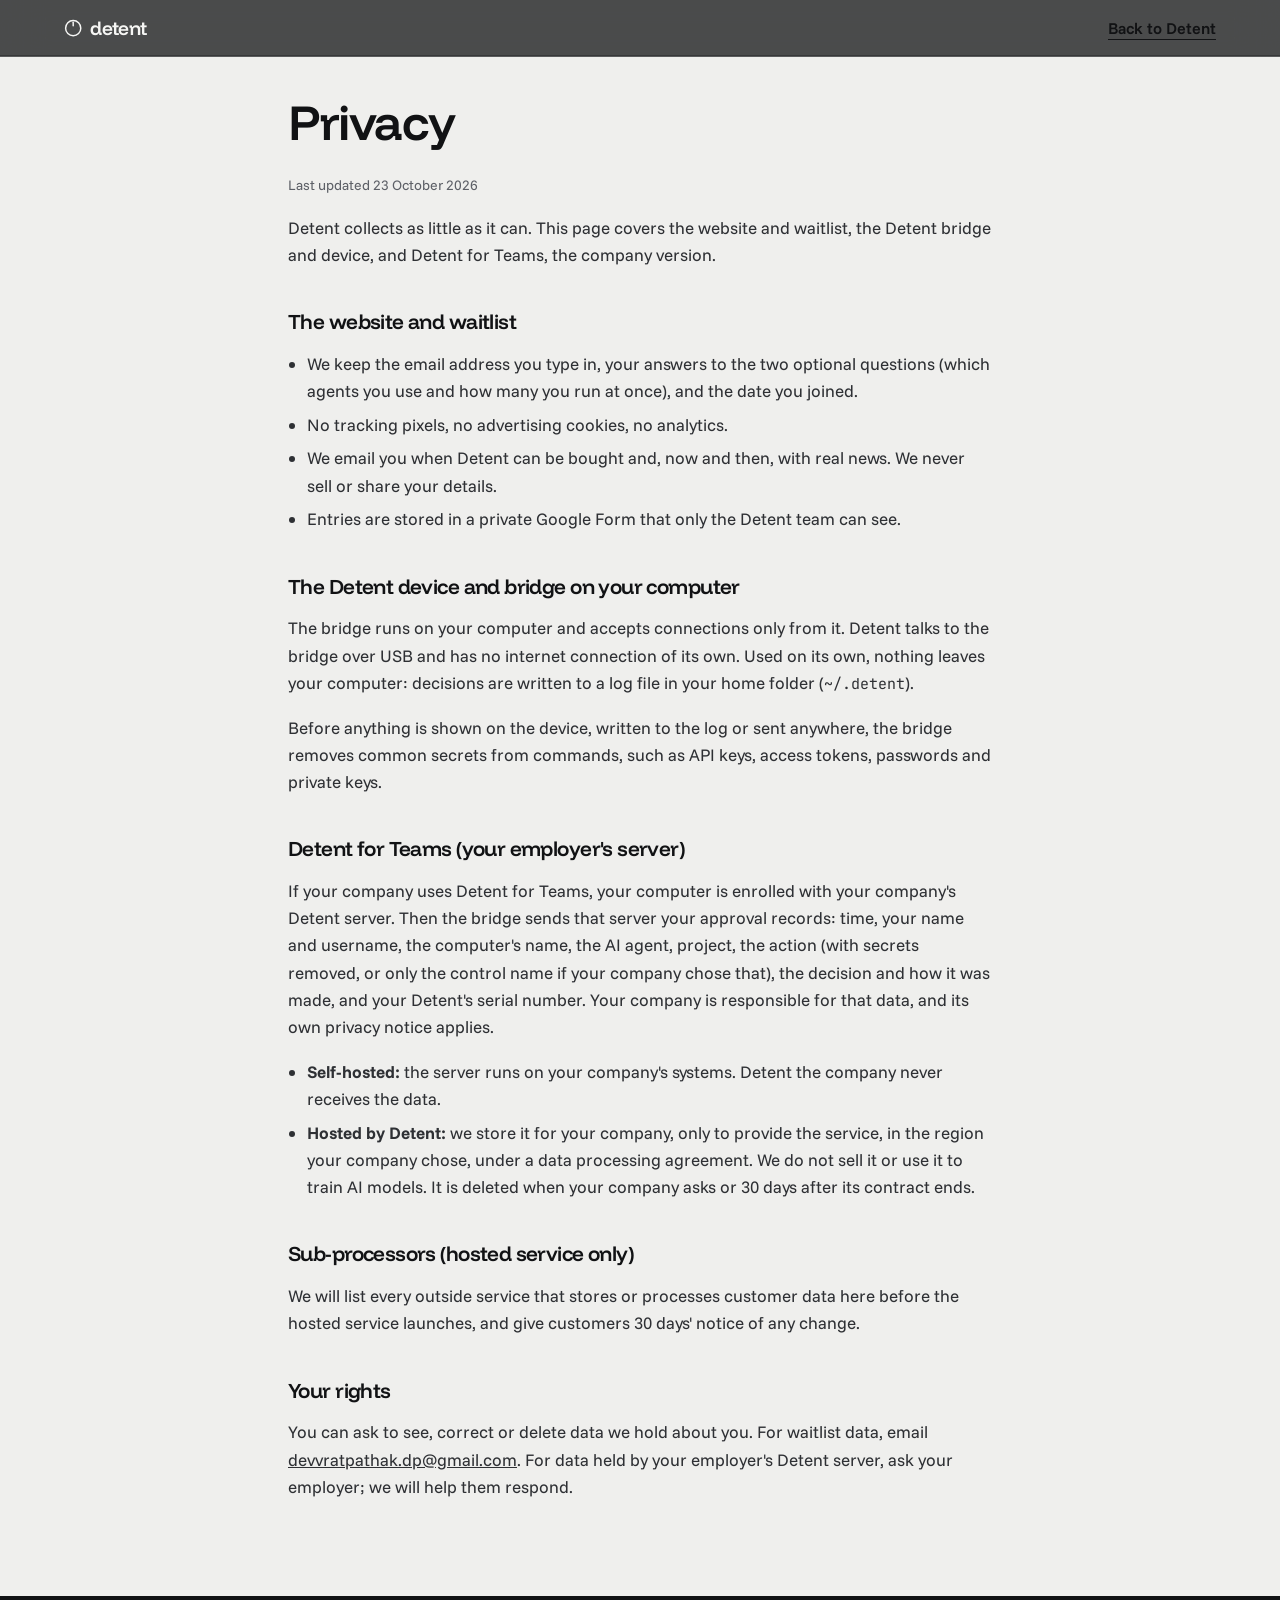
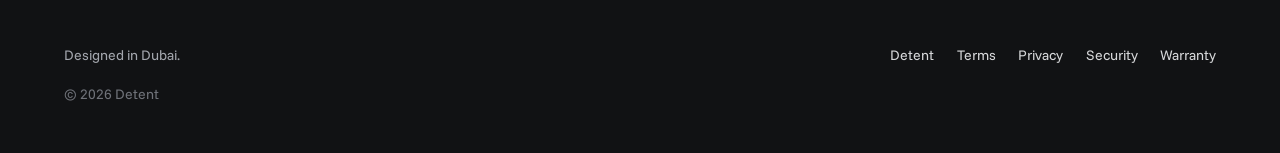
<file: privacy.html>
<!doctype html>
<html lang="en">
<head>
<meta charset="utf-8">
<meta name="viewport" content="width=device-width, initial-scale=1, viewport-fit=cover">
<meta name="claude:viewport-fit-sides" content="cover">
<title>Detent Privacy</title>
<link rel="preconnect" href="https://fonts.googleapis.com">
<link rel="preconnect" href="https://fonts.gstatic.com" crossorigin>
<link rel="stylesheet" href="https://fonts.googleapis.com/css2?family=Funnel+Display:wght@400..700&family=Funnel+Sans:wght@300..700&family=JetBrains+Mono:wght@400;500&display=swap">
<link rel="stylesheet" href="css/site.css">
<style>
  :root { padding-top: env(safe-area-inset-top, 0px); padding-bottom: env(safe-area-inset-bottom, 0px); }
  body { margin: 0; }
  img { max-width: 100%; }
  [hidden] { display: none !important; }
</style>
</head>
<body>
<header class="bar">
  <div class="bar__in wrap">
    <a class="mark" href="./" aria-label="Detent home">
      <svg class="mark__knob" viewBox="0 0 20 20" aria-hidden="true"><circle cx="10" cy="10" r="8.25"/><line x1="10" y1="3.6" x2="10" y2="7.4"/></svg>
      <span>detent</span>
    </a>
    <a class="link" style="margin-left:auto" href="./">Back to Detent</a>
  </div>
</header>

<main class="doc band--paper">
  <div class="wrap">
    <h1>Privacy</h1>
    <p class="stamp">Last updated 23 October 2026</p>
    <p>Detent collects as little as it can. This page covers the website and waitlist, the Detent bridge and device, and Detent for Teams, the company version.</p>

    <h2>The website and waitlist</h2>
    <ul>
      <li>We keep the email address you type in, your answers to the two optional questions (which agents you use and how many you run at once), and the date you joined.</li>
      <li>No tracking pixels, no advertising cookies, no analytics.</li>
      <li>We email you when Detent can be bought and, now and then, with real news. We never sell or share your details.</li>
      <li>Entries are stored in a private Google Form that only the Detent team can see.</li>
    </ul>

    <h2>The Detent device and bridge on your computer</h2>
    <p>The bridge runs on your computer and accepts connections only from it. Detent talks to the bridge over USB and has no internet connection of its own. Used on its own, nothing leaves your computer: decisions are written to a log file in your home folder (<code>~/.detent</code>).</p>
    <p>Before anything is shown on the device, written to the log or sent anywhere, the bridge removes common secrets from commands, such as API keys, access tokens, passwords and private keys.</p>

    <h2>Detent for Teams (your employer's server)</h2>
    <p>If your company uses Detent for Teams, your computer is enrolled with your company's Detent server. Then the bridge sends that server your approval records: time, your name and username, the computer's name, the AI agent, project, the action (with secrets removed, or only the control name if your company chose that), the decision and how it was made, and your Detent's serial number. Your company is responsible for that data, and its own privacy notice applies.</p>
    <ul>
      <li><strong>Self-hosted:</strong> the server runs on your company's systems. Detent the company never receives the data.</li>
      <li><strong>Hosted by Detent:</strong> we store it for your company, only to provide the service, in the region your company chose, under a data processing agreement. We do not sell it or use it to train AI models. It is deleted when your company asks or 30 days after its contract ends.</li>
    </ul>

    <h2>Sub-processors (hosted service only)</h2>
    <p>We will list every outside service that stores or processes customer data here before the hosted service launches, and give customers 30 days' notice of any change.</p>

    <h2>Your rights</h2>
    <p>You can ask to see, correct or delete data we hold about you. For waitlist data, email <a href="mailto:devvratpathak.dp@gmail.com">devvratpathak.dp@gmail.com</a>. For data held by your employer's Detent server, ask your employer; we will help them respond.</p>
  </div>
</main>

<footer class="foot band band--ink">
  <div class="wrap foot__in">
    <p>Designed in Dubai.</p>
    <nav class="foot__nav" aria-label="Footer">
      <a href="./">Detent</a>
      <a href="terms.html">Terms</a>
      <a href="privacy.html">Privacy</a>
      <a href="security.html">Security</a>
      <a href="warranty.html">Warranty</a>
    </nav>
    <p class="foot__copy">© 2026 Detent</p>
  </div>
</footer>
</body>
</html>
</file>
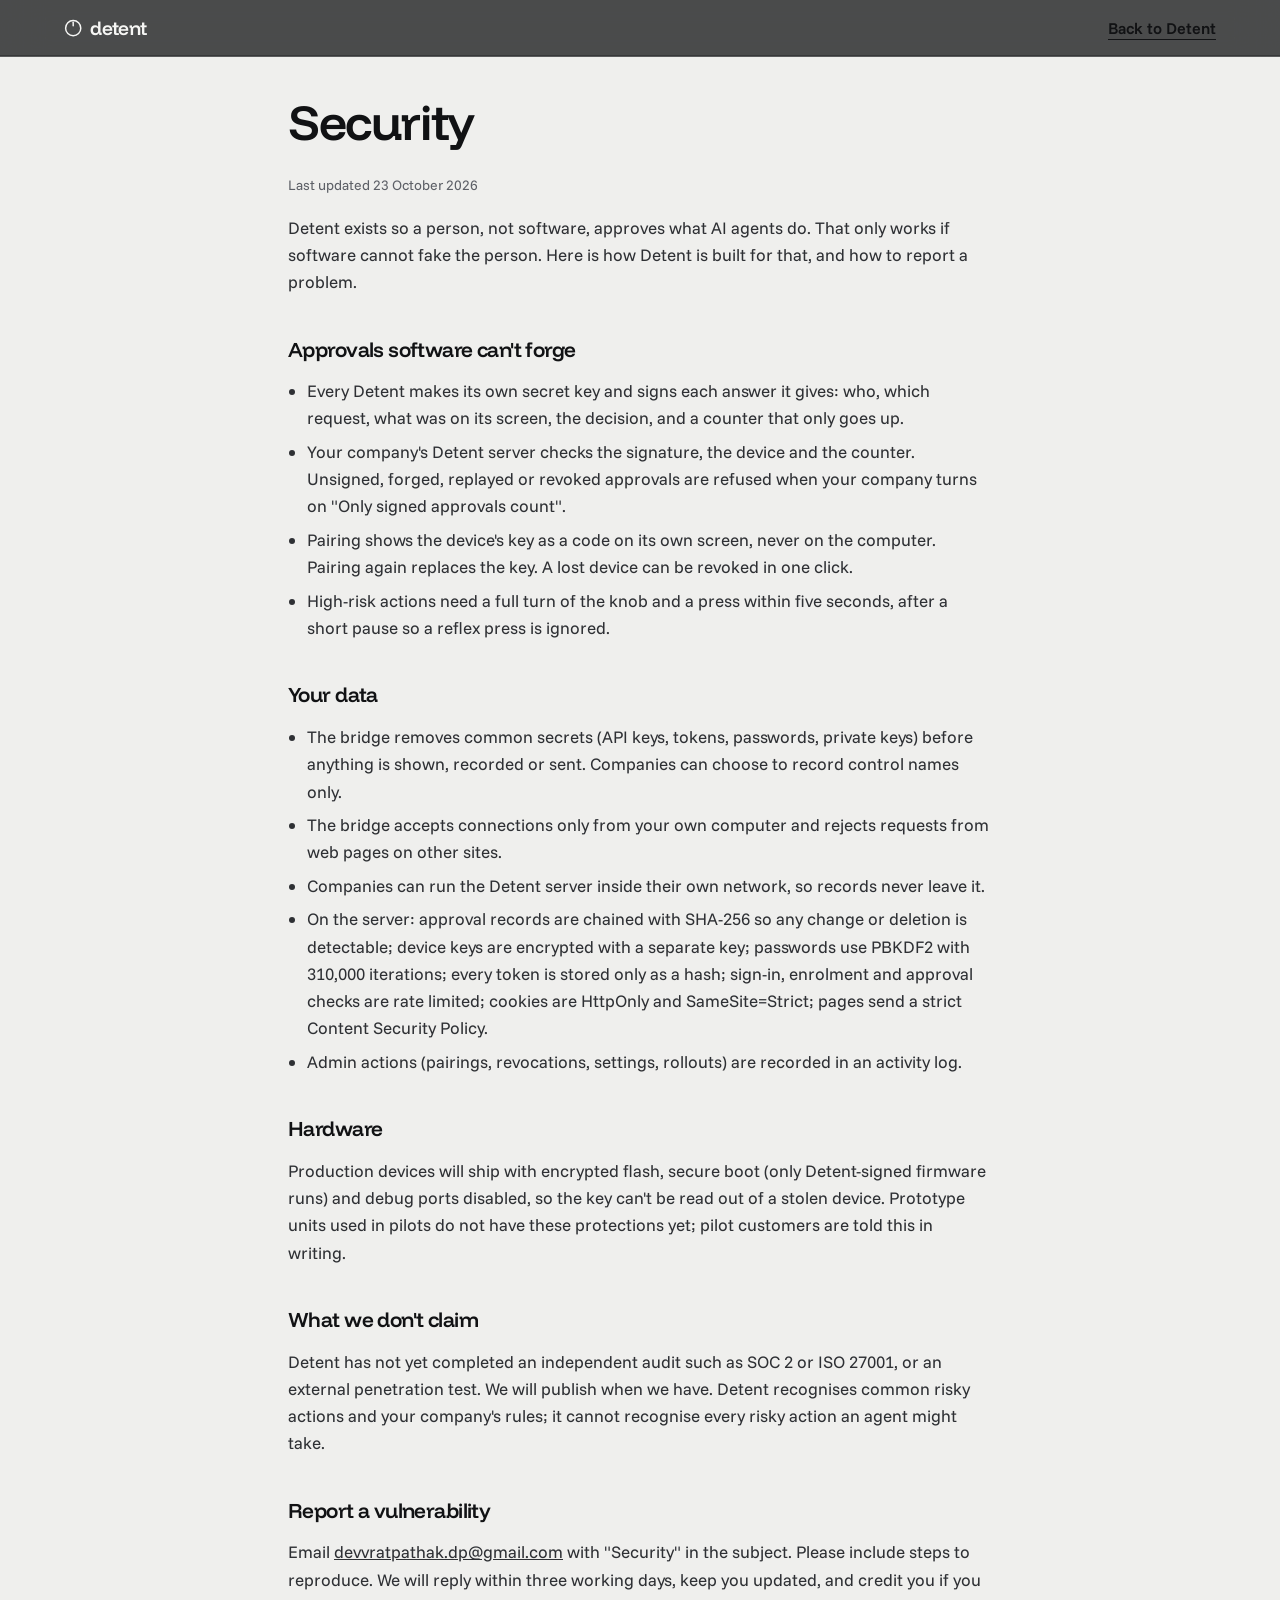
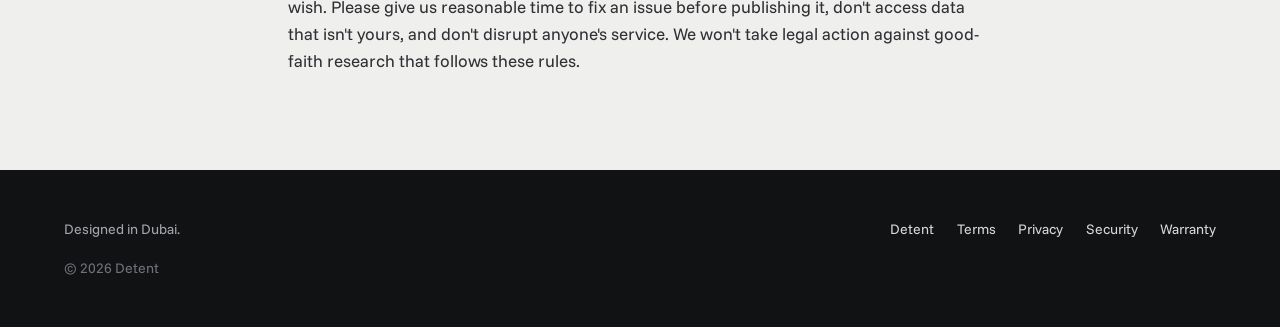
<file: security.html>
<!doctype html>
<html lang="en">
<head>
<meta charset="utf-8">
<meta name="viewport" content="width=device-width, initial-scale=1, viewport-fit=cover">
<meta name="claude:viewport-fit-sides" content="cover">
<title>Detent Security</title>
<link rel="preconnect" href="https://fonts.googleapis.com">
<link rel="preconnect" href="https://fonts.gstatic.com" crossorigin>
<link rel="stylesheet" href="https://fonts.googleapis.com/css2?family=Funnel+Display:wght@400..700&family=Funnel+Sans:wght@300..700&family=JetBrains+Mono:wght@400;500&display=swap">
<link rel="stylesheet" href="css/site.css">
<style>
  :root { padding-top: env(safe-area-inset-top, 0px); padding-bottom: env(safe-area-inset-bottom, 0px); }
  body { margin: 0; }
  img { max-width: 100%; }
  [hidden] { display: none !important; }
</style>
</head>
<body>
<header class="bar">
  <div class="bar__in wrap">
    <a class="mark" href="./" aria-label="Detent home">
      <svg class="mark__knob" viewBox="0 0 20 20" aria-hidden="true"><circle cx="10" cy="10" r="8.25"/><line x1="10" y1="3.6" x2="10" y2="7.4"/></svg>
      <span>detent</span>
    </a>
    <a class="link" style="margin-left:auto" href="./">Back to Detent</a>
  </div>
</header>

<main class="doc band--paper">
  <div class="wrap">
    <h1>Security</h1>
    <p class="stamp">Last updated 23 October 2026</p>
    <p>Detent exists so a person, not software, approves what AI agents do. That only works if software cannot fake the person. Here is how Detent is built for that, and how to report a problem.</p>

    <h2>Approvals software can't forge</h2>
    <ul>
      <li>Every Detent makes its own secret key and signs each answer it gives: who, which request, what was on its screen, the decision, and a counter that only goes up.</li>
      <li>Your company's Detent server checks the signature, the device and the counter. Unsigned, forged, replayed or revoked approvals are refused when your company turns on "Only signed approvals count".</li>
      <li>Pairing shows the device's key as a code on its own screen, never on the computer. Pairing again replaces the key. A lost device can be revoked in one click.</li>
      <li>High-risk actions need a full turn of the knob and a press within five seconds, after a short pause so a reflex press is ignored.</li>
    </ul>

    <h2>Your data</h2>
    <ul>
      <li>The bridge removes common secrets (API keys, tokens, passwords, private keys) before anything is shown, recorded or sent. Companies can choose to record control names only.</li>
      <li>The bridge accepts connections only from your own computer and rejects requests from web pages on other sites.</li>
      <li>Companies can run the Detent server inside their own network, so records never leave it.</li>
      <li>On the server: approval records are chained with SHA-256 so any change or deletion is detectable; device keys are encrypted with a separate key; passwords use PBKDF2 with 310,000 iterations; every token is stored only as a hash; sign-in, enrolment and approval checks are rate limited; cookies are HttpOnly and SameSite=Strict; pages send a strict Content Security Policy.</li>
      <li>Admin actions (pairings, revocations, settings, rollouts) are recorded in an activity log.</li>
    </ul>

    <h2>Hardware</h2>
    <p>Production devices will ship with encrypted flash, secure boot (only Detent-signed firmware runs) and debug ports disabled, so the key can't be read out of a stolen device. Prototype units used in pilots do not have these protections yet; pilot customers are told this in writing.</p>

    <h2>What we don't claim</h2>
    <p>Detent has not yet completed an independent audit such as SOC 2 or ISO 27001, or an external penetration test. We will publish when we have. Detent recognises common risky actions and your company's rules; it cannot recognise every risky action an agent might take.</p>

    <h2>Report a vulnerability</h2>
    <p>Email <a href="mailto:devvratpathak.dp@gmail.com?subject=Security">devvratpathak.dp@gmail.com</a> with "Security" in the subject. Please include steps to reproduce. We will reply within three working days, keep you updated, and credit you if you wish. Please give us reasonable time to fix an issue before publishing it, don't access data that isn't yours, and don't disrupt anyone's service. We won't take legal action against good-faith research that follows these rules.</p>
  </div>
</main>

<footer class="foot band band--ink">
  <div class="wrap foot__in">
    <p>Designed in Dubai.</p>
    <nav class="foot__nav" aria-label="Footer">
      <a href="./">Detent</a>
      <a href="terms.html">Terms</a>
      <a href="privacy.html">Privacy</a>
      <a href="security.html">Security</a>
      <a href="warranty.html">Warranty</a>
    </nav>
    <p class="foot__copy">© 2026 Detent</p>
  </div>
</footer>
</body>
</html>
</file>
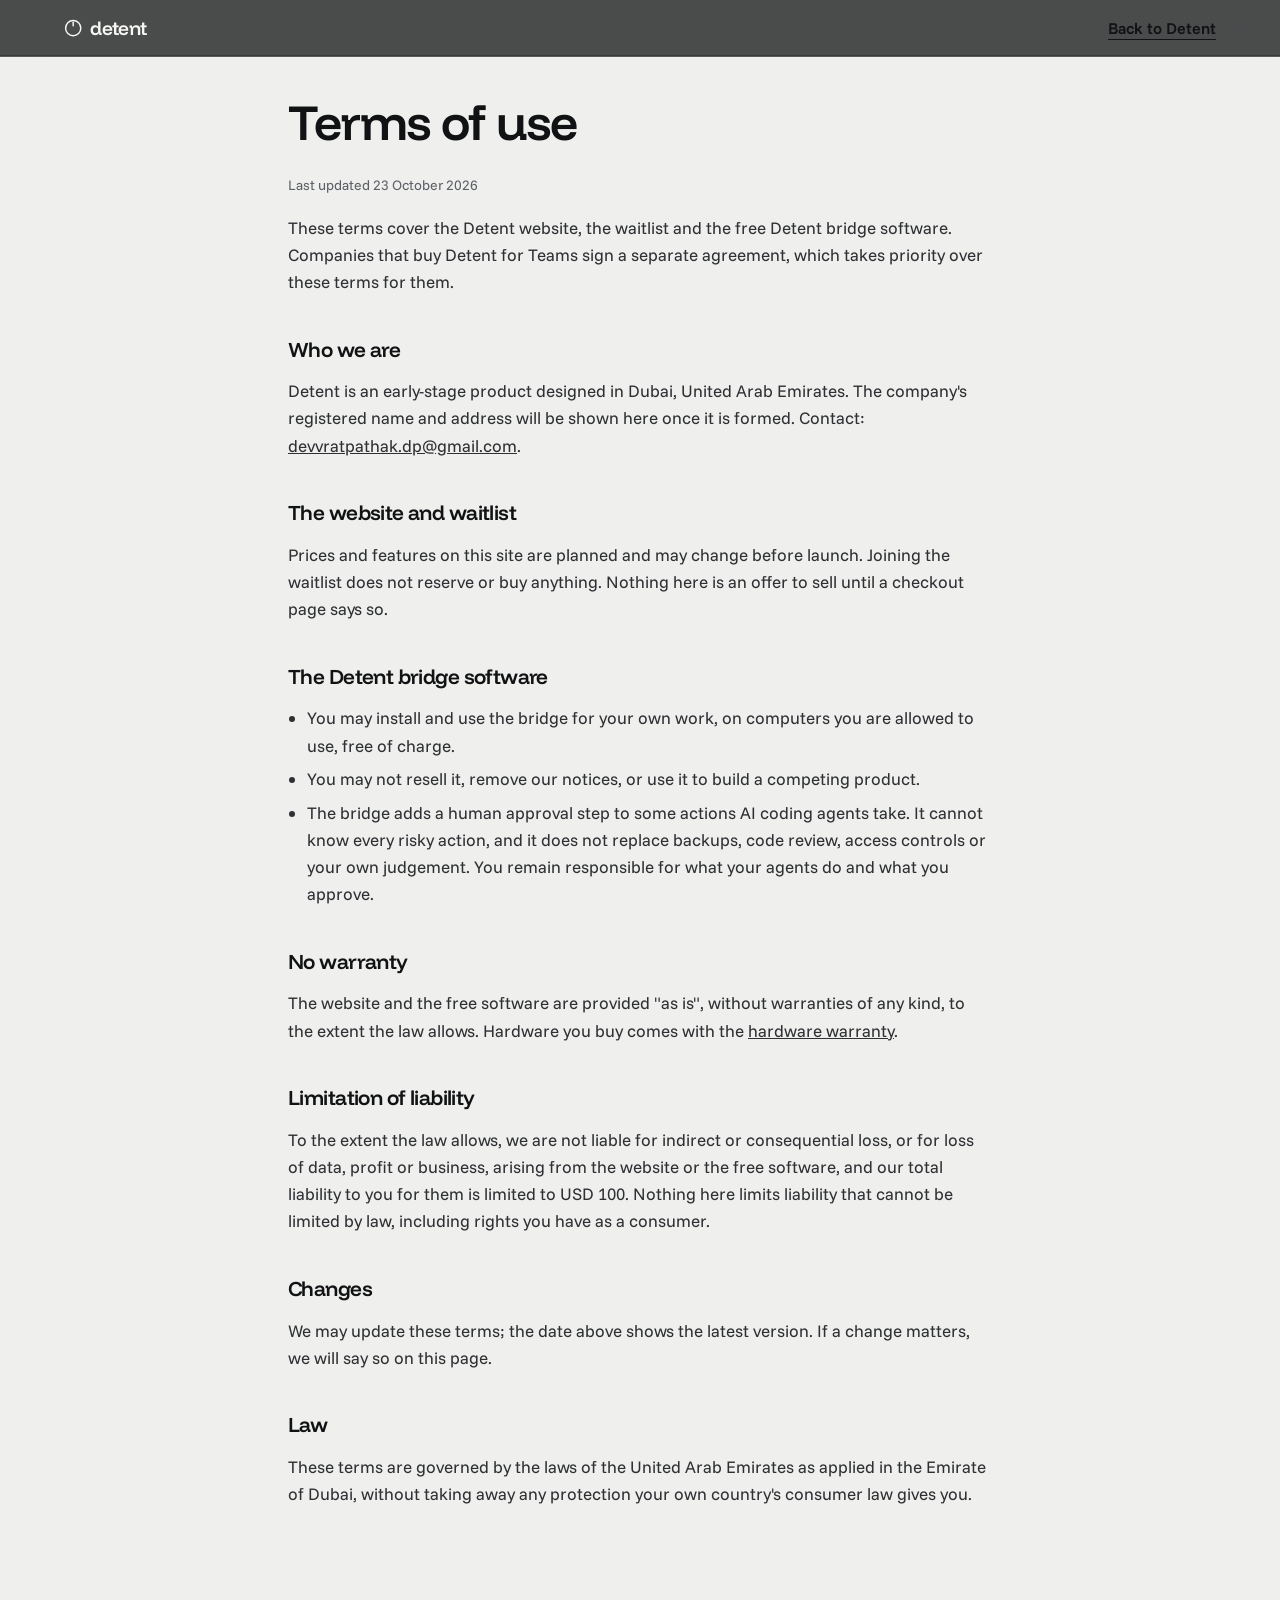
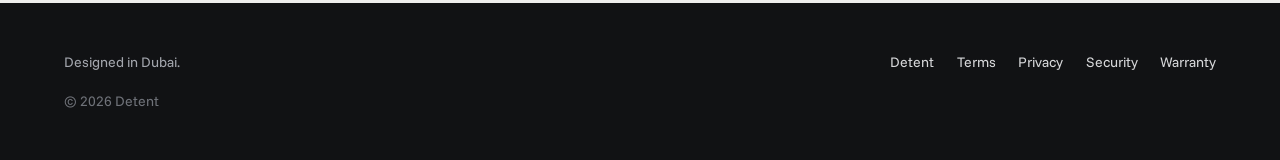
<file: terms.html>
<!doctype html>
<html lang="en">
<head>
<meta charset="utf-8">
<meta name="viewport" content="width=device-width, initial-scale=1, viewport-fit=cover">
<meta name="claude:viewport-fit-sides" content="cover">
<title>Detent Terms</title>
<link rel="preconnect" href="https://fonts.googleapis.com">
<link rel="preconnect" href="https://fonts.gstatic.com" crossorigin>
<link rel="stylesheet" href="https://fonts.googleapis.com/css2?family=Funnel+Display:wght@400..700&family=Funnel+Sans:wght@300..700&family=JetBrains+Mono:wght@400;500&display=swap">
<link rel="stylesheet" href="css/site.css">
<style>
  :root { padding-top: env(safe-area-inset-top, 0px); padding-bottom: env(safe-area-inset-bottom, 0px); }
  body { margin: 0; }
  img { max-width: 100%; }
  [hidden] { display: none !important; }
</style>
</head>
<body>
<header class="bar">
  <div class="bar__in wrap">
    <a class="mark" href="./" aria-label="Detent home">
      <svg class="mark__knob" viewBox="0 0 20 20" aria-hidden="true"><circle cx="10" cy="10" r="8.25"/><line x1="10" y1="3.6" x2="10" y2="7.4"/></svg>
      <span>detent</span>
    </a>
    <a class="link" style="margin-left:auto" href="./">Back to Detent</a>
  </div>
</header>

<main class="doc band--paper">
  <div class="wrap">
    <h1>Terms of use</h1>
    <p class="stamp">Last updated 23 October 2026</p>
    <p>These terms cover the Detent website, the waitlist and the free Detent bridge software. Companies that buy Detent for Teams sign a separate agreement, which takes priority over these terms for them.</p>

    <h2>Who we are</h2>
    <p>Detent is an early-stage product designed in Dubai, United Arab Emirates. The company's registered name and address will be shown here once it is formed. Contact: <a href="mailto:devvratpathak.dp@gmail.com">devvratpathak.dp@gmail.com</a>.</p>

    <h2>The website and waitlist</h2>
    <p>Prices and features on this site are planned and may change before launch. Joining the waitlist does not reserve or buy anything. Nothing here is an offer to sell until a checkout page says so.</p>

    <h2>The Detent bridge software</h2>
    <ul>
      <li>You may install and use the bridge for your own work, on computers you are allowed to use, free of charge.</li>
      <li>You may not resell it, remove our notices, or use it to build a competing product.</li>
      <li>The bridge adds a human approval step to some actions AI coding agents take. It cannot know every risky action, and it does not replace backups, code review, access controls or your own judgement. You remain responsible for what your agents do and what you approve.</li>
    </ul>

    <h2>No warranty</h2>
    <p>The website and the free software are provided "as is", without warranties of any kind, to the extent the law allows. Hardware you buy comes with the <a href="warranty.html">hardware warranty</a>.</p>

    <h2>Limitation of liability</h2>
    <p>To the extent the law allows, we are not liable for indirect or consequential loss, or for loss of data, profit or business, arising from the website or the free software, and our total liability to you for them is limited to USD 100. Nothing here limits liability that cannot be limited by law, including rights you have as a consumer.</p>

    <h2>Changes</h2>
    <p>We may update these terms; the date above shows the latest version. If a change matters, we will say so on this page.</p>

    <h2>Law</h2>
    <p>These terms are governed by the laws of the United Arab Emirates as applied in the Emirate of Dubai, without taking away any protection your own country's consumer law gives you.</p>
  </div>
</main>

<footer class="foot band band--ink">
  <div class="wrap foot__in">
    <p>Designed in Dubai.</p>
    <nav class="foot__nav" aria-label="Footer">
      <a href="./">Detent</a>
      <a href="terms.html">Terms</a>
      <a href="privacy.html">Privacy</a>
      <a href="security.html">Security</a>
      <a href="warranty.html">Warranty</a>
    </nav>
    <p class="foot__copy">© 2026 Detent</p>
  </div>
</footer>
</body>
</html>
</file>
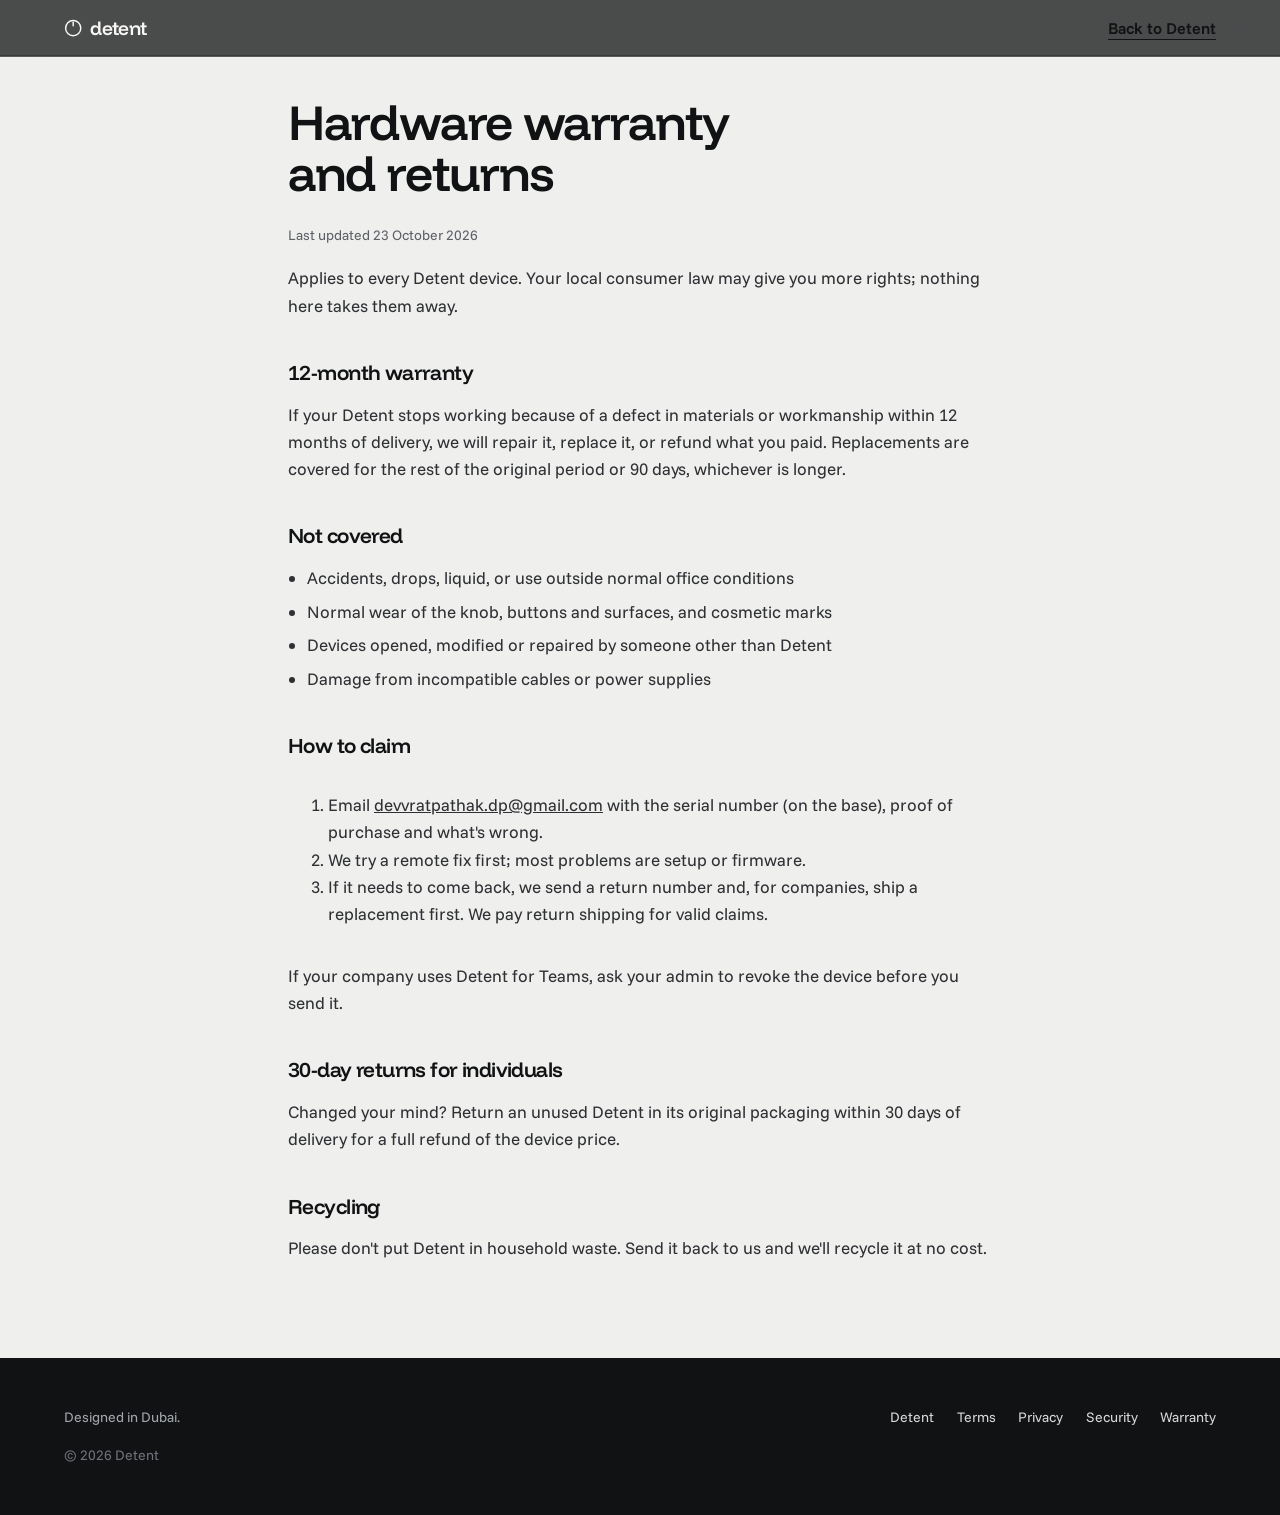
<file: warranty.html>
<!doctype html>
<html lang="en">
<head>
<meta charset="utf-8">
<meta name="viewport" content="width=device-width, initial-scale=1, viewport-fit=cover">
<meta name="claude:viewport-fit-sides" content="cover">
<title>Detent Warranty</title>
<link rel="preconnect" href="https://fonts.googleapis.com">
<link rel="preconnect" href="https://fonts.gstatic.com" crossorigin>
<link rel="stylesheet" href="https://fonts.googleapis.com/css2?family=Funnel+Display:wght@400..700&family=Funnel+Sans:wght@300..700&family=JetBrains+Mono:wght@400;500&display=swap">
<link rel="stylesheet" href="css/site.css">
<style>
  :root { padding-top: env(safe-area-inset-top, 0px); padding-bottom: env(safe-area-inset-bottom, 0px); }
  body { margin: 0; }
  img { max-width: 100%; }
  [hidden] { display: none !important; }
</style>
</head>
<body>
<header class="bar">
  <div class="bar__in wrap">
    <a class="mark" href="./" aria-label="Detent home">
      <svg class="mark__knob" viewBox="0 0 20 20" aria-hidden="true"><circle cx="10" cy="10" r="8.25"/><line x1="10" y1="3.6" x2="10" y2="7.4"/></svg>
      <span>detent</span>
    </a>
    <a class="link" style="margin-left:auto" href="./">Back to Detent</a>
  </div>
</header>

<main class="doc band--paper">
  <div class="wrap">
    <h1>Hardware warranty and returns</h1>
    <p class="stamp">Last updated 23 October 2026</p>
    <p>Applies to every Detent device. Your local consumer law may give you more rights; nothing here takes them away.</p>

    <h2>12-month warranty</h2>
    <p>If your Detent stops working because of a defect in materials or workmanship within 12 months of delivery, we will repair it, replace it, or refund what you paid. Replacements are covered for the rest of the original period or 90 days, whichever is longer.</p>

    <h2>Not covered</h2>
    <ul>
      <li>Accidents, drops, liquid, or use outside normal office conditions</li>
      <li>Normal wear of the knob, buttons and surfaces, and cosmetic marks</li>
      <li>Devices opened, modified or repaired by someone other than Detent</li>
      <li>Damage from incompatible cables or power supplies</li>
    </ul>

    <h2>How to claim</h2>
    <ol>
      <li>Email <a href="mailto:devvratpathak.dp@gmail.com?subject=Warranty">devvratpathak.dp@gmail.com</a> with the serial number (on the base), proof of purchase and what's wrong.</li>
      <li>We try a remote fix first; most problems are setup or firmware.</li>
      <li>If it needs to come back, we send a return number and, for companies, ship a replacement first. We pay return shipping for valid claims.</li>
    </ol>
    <p>If your company uses Detent for Teams, ask your admin to revoke the device before you send it.</p>

    <h2>30-day returns for individuals</h2>
    <p>Changed your mind? Return an unused Detent in its original packaging within 30 days of delivery for a full refund of the device price.</p>

    <h2>Recycling</h2>
    <p>Please don't put Detent in household waste. Send it back to us and we'll recycle it at no cost.</p>
  </div>
</main>

<footer class="foot band band--ink">
  <div class="wrap foot__in">
    <p>Designed in Dubai.</p>
    <nav class="foot__nav" aria-label="Footer">
      <a href="./">Detent</a>
      <a href="terms.html">Terms</a>
      <a href="privacy.html">Privacy</a>
      <a href="security.html">Security</a>
      <a href="warranty.html">Warranty</a>
    </nav>
    <p class="foot__copy">© 2026 Detent</p>
  </div>
</footer>
</body>
</html>
</file>
<file: css/v2.css>
/* Detent site v2. Surfaces layer from back to front; one accent, the orange of the device's button. */
:root {
  --bg: #0B0B0C;
  --s1: #121214;
  --s2: #18181B;
  --s3: #1F1F23;
  --line: rgba(255, 255, 255, .06);
  --line-2: rgba(255, 255, 255, .11);
  --line-3: rgba(255, 255, 255, .18);
  --text: #EDEDEF;
  --dim: #9A9AA3;
  --faint: #62626B;
  --accent: #F07A35;
  --accent-soft: rgba(240, 122, 53, .14);
  --ok: #7FD1A8;
  --ease: cubic-bezier(.16, 1, .3, 1);
  --spring: cubic-bezier(.34, 1.56, .64, 1);
  --display: "Inter Tight", "Inter", system-ui, sans-serif;
  --body: "Inter", system-ui, -apple-system, "Segoe UI", sans-serif;
  --mono: "JetBrains Mono", ui-monospace, Menlo, Consolas, monospace;
  --r-lg: 22px;
  --r-md: 14px;
  --r-sm: 9px;
  --gutter: clamp(16px, 4vw, 40px);
  color-scheme: dark;
}

*, *::before, *::after { box-sizing: border-box; }
html { -webkit-text-size-adjust: 100%; scroll-behavior: smooth; scroll-padding-top: 0; }
body { margin: 0; background: var(--bg); color: var(--text); font: 400 16px/1.55 var(--body); -webkit-font-smoothing: antialiased; font-feature-settings: "ss01", "cv11"; overflow-x: hidden; }
img { max-width: 100%; display: block; }
a { color: inherit; }
code { font-family: var(--mono); font-size: .9em; }
h1, h2, h3 { margin: 0; font-family: var(--display); font-weight: 600; letter-spacing: -.025em; }
p { margin: 0; }
:focus-visible { outline: 2px solid var(--accent); outline-offset: 3px; border-radius: 6px; }
[hidden] { display: none !important; }
.sr { position: absolute; width: 1px; height: 1px; overflow: hidden; clip: rect(0 0 0 0); }
.skip { position: absolute; left: 12px; top: -48px; z-index: 100; background: var(--text); color: var(--bg); padding: 8px 14px; border-radius: 8px; text-decoration: none; transition: top .3s var(--ease); }
.skip:focus { top: 12px; }
.wrap { width: min(1180px, 100% - 2 * var(--gutter)); margin-inline: auto; }
.wrap--narrow { width: min(760px, 100% - 2 * var(--gutter)); }

/* ------------------------------------------------------------------ buttons */
.btn { --h: 46px; display: inline-flex; align-items: center; justify-content: center; height: var(--h); padding: 0 22px; border-radius: 999px; border: 0; cursor: pointer; text-decoration: none; font: 600 15px/1 var(--body); letter-spacing: -.01em; color: #1a0e06; background: var(--accent); position: relative; isolation: isolate; box-shadow: 0 0 0 1px rgba(255,255,255,.12) inset, 0 8px 30px -8px rgba(240,122,53,.55); transition: transform .5s var(--spring), box-shadow .4s var(--ease), background .3s var(--ease); }
.btn::after { content: ""; position: absolute; inset: 0; border-radius: inherit; background: linear-gradient(110deg, transparent 30%, rgba(255,255,255,.45) 50%, transparent 70%); background-size: 250% 100%; background-position: 120% 0; opacity: 0; transition: opacity .3s; z-index: -1; mix-blend-mode: soft-light; }
.btn:hover { transform: translateY(-1px) scale(1.02); box-shadow: 0 0 0 1px rgba(255,255,255,.2) inset, 0 14px 40px -10px rgba(240,122,53,.75); }
.btn:hover::after { opacity: 1; animation: shimmer 1.2s var(--ease); }
.btn:active { transform: scale(.98); transition-duration: .15s; }
.btn--sm { --h: 36px; padding: 0 16px; font-size: 14px; }
.btn--wide { width: 100%; }
.btn--ghost { color: var(--text); background: rgba(255,255,255,.04); box-shadow: 0 0 0 1px var(--line-2) inset; backdrop-filter: blur(12px); -webkit-backdrop-filter: blur(12px); }
.btn--ghost:hover { background: rgba(255,255,255,.08); box-shadow: 0 0 0 1px var(--line-3) inset; }
@keyframes shimmer { from { background-position: 120% 0; } to { background-position: -20% 0; } }

/* ------------------------------------------------------------------ nav */
.nav { position: fixed; inset: 0 0 auto; z-index: 50; transition: background .4s var(--ease), border-color .4s var(--ease); border-bottom: 1px solid transparent; }
.nav.is-scrolled { background: rgba(11,11,12,.66); backdrop-filter: blur(14px) saturate(140%); -webkit-backdrop-filter: blur(14px) saturate(140%); border-bottom-color: var(--line); }
.nav__in { width: min(1180px, 100% - 2 * var(--gutter)); margin-inline: auto; height: 64px; display: flex; align-items: center; gap: 28px; }
.brand { display: inline-flex; align-items: center; gap: 9px; text-decoration: none; font: 600 18px/1 var(--display); letter-spacing: -.03em; }
.brand svg { width: 20px; height: 20px; fill: none; stroke: var(--accent); stroke-width: 2; stroke-linecap: round; }
.nav__links { display: flex; gap: 4px; margin-left: auto; }
.nav__links a { font-size: 14px; color: var(--dim); text-decoration: none; padding: 8px 12px; border-radius: 999px; transition: color .25s var(--ease), background .25s var(--ease); }
.nav__links a:hover { color: var(--text); background: rgba(255,255,255,.05); }
.nav__menu { display: none; }
@media (max-width: 860px) {
  .nav__links { position: fixed; inset: 64px 0 auto; flex-direction: column; gap: 0; padding: 8px var(--gutter) 20px; background: rgba(11,11,12,.92); backdrop-filter: blur(16px); -webkit-backdrop-filter: blur(16px); border-bottom: 1px solid var(--line); transform: translateY(-8px); opacity: 0; pointer-events: none; transition: opacity .35s var(--ease), transform .45s var(--ease); }
  .nav__links a { font-size: 17px; padding: 14px 4px; border-radius: 0; border-bottom: 1px solid var(--line); }
  .nav.is-open .nav__links { opacity: 1; transform: none; pointer-events: auto; }
  .nav.is-open { background: rgba(11,11,12,.92); }
  .nav__in > .btn { margin-left: auto; }
  .nav__menu { display: grid; place-content: center; gap: 5px; width: 40px; height: 40px; border: 0; background: transparent; cursor: pointer; }
  .nav__menu > span:not(.sr) { width: 18px; height: 1.5px; background: var(--text); border-radius: 2px; transition: transform .45s var(--ease); }
  .nav.is-open .nav__menu > span:nth-child(1) { transform: translateY(3.25px) rotate(45deg); }
  .nav.is-open .nav__menu > span:nth-child(2) { transform: translateY(-3.25px) rotate(-45deg); }
}
@media (max-width: 420px) { .nav__in > .btn { display: none; } .nav__menu { margin-left: auto; } }

/* ------------------------------------------------------------------ hero */
.hero { position: relative; min-height: 100svh; display: flex; align-items: flex-end; overflow: hidden; isolation: isolate; }
.hero__field { position: absolute; inset: 0; width: 100%; height: 100%; z-index: -2; }
.hero::after { content: ""; position: absolute; inset: 0; z-index: -1; pointer-events: none; background: radial-gradient(120% 70% at 20% 110%, rgba(11,11,12,.96) 30%, rgba(11,11,12,.55) 60%, transparent 85%), linear-gradient(180deg, rgba(11,11,12,.7), transparent 22%); }
.hero__gate { position: absolute; top: 0; bottom: 0; left: var(--gate, 64%); width: 1px; z-index: -1; background: linear-gradient(180deg, transparent, rgba(240,122,53,.5) 30%, rgba(240,122,53,.5) 70%, transparent); box-shadow: 0 0 24px 2px rgba(240,122,53,.25); pointer-events: none; }
.hero__gate span { position: absolute; top: 96px; left: 10px; font: 500 12px/1 var(--mono); color: rgba(240,122,53,.85); white-space: nowrap; }
.hero__in { width: min(1180px, 100% - 2 * var(--gutter)); margin-inline: auto; padding: 140px 0 clamp(56px, 9vh, 96px); }
.hero__title { font-size: clamp(42px, 6.6vw, 100px); line-height: .94; letter-spacing: -.05em; font-weight: 600; max-width: 13ch; }
.hero__title .line { display: block; overflow: hidden; padding-bottom: .06em; }
.hero__title .line > span { display: inline-block; transform: translateY(105%); animation: rise 1.1s var(--ease) forwards; }
.hero__title .line:nth-child(2) > span { animation-delay: .08s; }
.hero__title .line:nth-child(3) > span { animation-delay: .22s; }
.hero__title .line:nth-child(4) > span { animation-delay: .3s; }
.hero__title .line--dim { color: var(--faint); }
.hero__foot { margin-top: clamp(28px, 4vh, 44px); display: flex; gap: 24px 56px; align-items: center; flex-wrap: wrap; opacity: 0; animation: fade 1s var(--ease) .6s forwards; }
.hero__lede { max-width: 46ch; color: var(--dim); font-size: clamp(16px, 1.3vw, 18px); }
.hero__cta { display: flex; gap: 10px; flex-wrap: wrap; }
.hero__legend { position: absolute; right: var(--gutter); bottom: clamp(24px, 4vh, 40px); display: flex; gap: 18px; font-size: 12.5px; color: var(--faint); opacity: 0; animation: fade 1s var(--ease) 1s forwards; }
.hero__legend span { display: inline-flex; align-items: center; gap: 7px; }
.dot { width: 6px; height: 6px; border-radius: 50%; background: rgba(237,237,239,.7); }
.dot--risk { background: var(--accent); box-shadow: 0 0 10px var(--accent); }
@keyframes rise { to { transform: none; } }
@keyframes fade { from { opacity: 0; transform: translateY(10px); } to { opacity: 1; transform: none; } }
@media (max-width: 860px) { .hero__legend { display: none; } .hero__gate span { top: 80px; } }

/* ------------------------------------------------------------------ story */
.story { position: relative; padding: clamp(60px, 10vh, 120px) 0; border-top: 1px solid var(--line); }
.story__grid { width: min(1180px, 100% - 2 * var(--gutter)); margin-inline: auto; display: grid; grid-template-columns: minmax(0, 1fr) minmax(0, 1.1fr); gap: clamp(32px, 6vw, 96px); }
.step { min-height: 78vh; display: flex; flex-direction: column; justify-content: center; max-width: 30rem; opacity: .28; transition: opacity .6s var(--ease); }
.step.is-on { opacity: 1; }
.step__n { font-size: 13px; color: var(--faint); margin-bottom: 18px; font-variant-numeric: tabular-nums; }
.step h2 { font-size: clamp(28px, 3.2vw, 44px); line-height: 1.05; letter-spacing: -.035em; margin-bottom: 18px; }
.step p:last-child { color: var(--dim); font-size: 17px; max-width: 42ch; }
.story__stage { position: relative; }
.panel { position: sticky; top: calc(50vh - 260px); height: 520px; border-radius: var(--r-lg); background: linear-gradient(180deg, rgba(255,255,255,.03), rgba(255,255,255,.01)), var(--s1); box-shadow: 0 0 0 1px var(--line-2), 0 40px 120px -40px rgba(0,0,0,.9), 0 0 80px -30px rgba(240,122,53,calc(var(--heat, 0) * .5)); overflow: hidden; transition: box-shadow .8s var(--ease); }
.panel__bar { display: flex; align-items: center; gap: 14px; height: 46px; padding: 0 16px; border-bottom: 1px solid var(--line); font-size: 13px; color: var(--dim); }
.panel__lights { display: flex; gap: 6px; }
.panel__lights i { width: 9px; height: 9px; border-radius: 50%; background: var(--s3); box-shadow: 0 0 0 1px var(--line-2) inset; }
.panel__title { color: var(--text); font-weight: 500; }
.panel__count { margin-left: auto; font-variant-numeric: tabular-nums; }
.panel__count b { color: var(--text); font-weight: 600; }
.panel__body { position: relative; height: calc(100% - 46px); }

.feed { list-style: none; margin: 0; padding: 10px 0; position: absolute; inset: 0; overflow: hidden; -webkit-mask: linear-gradient(180deg, transparent, #000 12%, #000 80%, transparent); mask: linear-gradient(180deg, transparent, #000 12%, #000 80%, transparent); transition: filter .7s var(--ease), opacity .7s var(--ease), transform .8s var(--ease); }
.feed li { display: grid; grid-template-columns: 92px 1fr auto; gap: 12px; align-items: center; padding: 8px 16px; font-size: 13px; color: var(--dim); transition: opacity .6s var(--ease), color .6s var(--ease), background .6s var(--ease); animation: feedIn .7s var(--ease); }
.feed li .who { color: var(--faint); white-space: nowrap; overflow: hidden; text-overflow: ellipsis; }
.feed li code { color: var(--text); white-space: nowrap; overflow: hidden; text-overflow: ellipsis; font-size: 12.5px; }
.feed li .lvl { font-size: 11.5px; padding: 3px 8px; border-radius: 999px; opacity: 0; transform: translateX(6px); transition: opacity .5s var(--ease), transform .6s var(--ease); white-space: nowrap; }
.lvl--0 { color: var(--faint); background: rgba(255,255,255,.04); }
.lvl--1 { color: var(--dim); background: rgba(255,255,255,.06); }
.lvl--2 { color: var(--accent); background: var(--accent-soft); box-shadow: 0 0 0 1px rgba(240,122,53,.3) inset; }
@keyframes feedIn { from { opacity: 0; transform: translateY(10px); } to { opacity: 1; transform: none; } }
.panel[data-step="1"] .feed li .lvl, .panel[data-step="2"] .feed li .lvl { opacity: 1; transform: none; }
.panel[data-step="2"] .feed li:not(.is-risk) { opacity: .28; }
.panel[data-step="2"] .feed li.is-risk { background: rgba(240,122,53,.06); }
.panel[data-step="3"] .feed, .panel[data-step="4"] .feed { opacity: .12; filter: blur(3px); transform: scale(.97); }

.ask { position: absolute; left: 50%; top: 50%; width: min(400px, 88%); padding: 20px; border-radius: var(--r-md); background: rgba(24,24,27,.86); backdrop-filter: blur(12px); -webkit-backdrop-filter: blur(12px); box-shadow: 0 0 0 1px rgba(240,122,53,.35), 0 0 60px -10px rgba(240,122,53,.35), 0 30px 60px -20px rgba(0,0,0,.8); transform: translate(-50%, -40%) scale(.96); opacity: 0; pointer-events: none; transition: opacity .6s var(--ease), transform .8s var(--ease); }
.panel[data-step="3"] .ask { opacity: 1; transform: translate(-50%, -50%); }
.ask__top { display: flex; justify-content: space-between; align-items: center; font-size: 13px; color: var(--dim); margin-bottom: 12px; }
.tag { font-size: 11.5px; padding: 3px 9px; border-radius: 999px; }
.tag--risk { color: var(--accent); background: var(--accent-soft); }
.ask__cmd { display: block; font-size: 16px; color: var(--text); margin-bottom: 6px; }
.ask__why { font-size: 13.5px; color: var(--dim); margin-bottom: 18px; }
.ask__ways { display: grid; grid-template-columns: 1fr 1fr; gap: 10px; }
.way { display: flex; flex-direction: column; align-items: center; gap: 8px; padding: 14px 8px; border-radius: var(--r-sm); background: rgba(255,255,255,.03); box-shadow: 0 0 0 1px var(--line) inset; font-size: 12.5px; color: var(--dim); text-align: center; }
.way svg { width: 52px; height: 52px; fill: none; stroke: var(--text); stroke-width: 1.6; stroke-linecap: round; }
.way .ring { stroke: var(--line-2); stroke-width: 3; }
.way .arc { stroke: var(--accent); stroke-width: 3; stroke-dasharray: 163.4; stroke-dashoffset: 163.4; transform: rotate(-90deg); transform-origin: 32px 32px; }
.way .tick { stroke: var(--ok); stroke-width: 2.4; stroke-dasharray: 22; stroke-dashoffset: 22; }
.panel[data-step="3"] .way .arc { animation: wind 2.4s var(--ease) .5s forwards; }
.panel[data-step="3"] .way .tick { animation: draw .7s var(--ease) 2.2s forwards; }
.ask__done { margin-top: 14px; font-size: 13px; color: var(--ok); opacity: 0; transform: translateY(6px); }
.panel[data-step="3"] .ask__done { animation: fade .7s var(--ease) 2.9s forwards; }
@keyframes wind { to { stroke-dashoffset: 0; } }
@keyframes draw { to { stroke-dashoffset: 0; } }

.chain { position: absolute; inset: 0; display: flex; flex-direction: column; justify-content: center; gap: 0; padding: 0 clamp(16px, 4vw, 40px); opacity: 0; pointer-events: none; transition: opacity .6s var(--ease); }
.panel[data-step="4"] .chain { opacity: 1; }
.block { position: relative; display: grid; grid-template-columns: 56px 1fr; gap: 2px 14px; padding: 14px 16px; border-radius: var(--r-sm); background: var(--s2); box-shadow: 0 0 0 1px var(--line-2) inset; margin-bottom: 22px; opacity: 0; transform: translateY(14px); }
.block::after { content: ""; position: absolute; left: 44px; bottom: -22px; width: 1px; height: 22px; background: linear-gradient(var(--accent), transparent); }
.block:nth-of-type(3)::after { display: none; }
.block span { grid-row: span 3; font: 500 12px/1.6 var(--mono); color: var(--faint); }
.block b { font-weight: 500; font-size: 14px; }
.block code { color: var(--dim); font-size: 12.5px; }
.block em { font: normal 11.5px var(--mono); color: var(--faint); }
.panel[data-step="4"] .block { animation: fade .7s var(--ease) forwards; }
.panel[data-step="4"] .block:nth-of-type(2) { animation-delay: .12s; }
.panel[data-step="4"] .block:nth-of-type(3) { animation-delay: .24s; }
.chain__ok { display: inline-flex; align-items: center; gap: 8px; font-size: 13px; color: var(--ok); opacity: 0; }
.chain__ok i { width: 7px; height: 7px; border-radius: 50%; background: var(--ok); box-shadow: 0 0 10px var(--ok); }
.panel[data-step="4"] .chain__ok { animation: fade .7s var(--ease) .5s forwards; }

@media (max-width: 860px) {
  .story__grid { grid-template-columns: 1fr; }
  .story__stage { order: -1; position: sticky; top: 72px; z-index: 2; height: 300px; margin-bottom: 8px; }
  .panel { position: relative; top: 0; height: 300px; }
  .step { min-height: 70vh; justify-content: flex-start; padding-top: 24px; }
  .feed li { grid-template-columns: 70px 1fr auto; font-size: 12px; padding: 6px 12px; }
  .ask { padding: 14px; } .ask__ways { gap: 8px; } .way svg { width: 36px; height: 36px; } .ask__why { margin-bottom: 10px; }
  .block { padding: 9px 12px; margin-bottom: 12px; } .block::after { bottom: -12px; height: 12px; } .block em { display: none; }
}

/* ------------------------------------------------------------------ sections */
.section { padding: clamp(88px, 11vh, 120px) 0 clamp(56px, 8vh, 96px); }
.section--line { border-top: 1px solid var(--line); }
.head { max-width: 40rem; margin-bottom: clamp(28px, 4vh, 48px); }
.head h2 { font-size: clamp(32px, 4vw, 56px); line-height: 1; letter-spacing: -.045em; }
.head p { margin-top: 18px; color: var(--dim); font-size: 18px; max-width: 46ch; }

/* reveal: stagger in 20ms steps */
[data-reveal] { opacity: 0; transform: translateY(10px); transition: opacity .9s var(--ease), transform .9s var(--ease); transition-delay: calc(var(--i, 0) * 20ms); }
[data-reveal].is-in { opacity: 1; transform: none; }

/* ------------------------------------------------------------------ bento */
.bento { display: grid; grid-template-columns: repeat(12, minmax(0, 1fr)); gap: 14px; }
.card { position: relative; border-radius: var(--r-lg); background: linear-gradient(180deg, rgba(255,255,255,.025), rgba(255,255,255,0) 40%), var(--s1); box-shadow: 0 0 0 1px var(--line) inset, 0 1px 0 rgba(255,255,255,.04) inset, 0 24px 60px -30px rgba(0,0,0,.8); padding: clamp(22px, 2.4vw, 30px); overflow: hidden; isolation: isolate; transition: transform .6s var(--ease), box-shadow .6s var(--ease); }
.card h3 { font-size: 20px; line-height: 1.15; letter-spacing: -.025em; margin-bottom: 10px; }
.card p { color: var(--dim); font-size: 15px; }
/* cursor-tracking border glow */
[data-glow]::before { content: ""; position: absolute; inset: 0; border-radius: inherit; padding: 1px; background: radial-gradient(420px circle at var(--mx, 50%) var(--my, 0%), rgba(240,122,53,.55), rgba(255,255,255,.12) 30%, transparent 60%); -webkit-mask: linear-gradient(#000 0 0) content-box, linear-gradient(#000 0 0); -webkit-mask-composite: xor; mask-composite: exclude; opacity: 0; transition: opacity .4s var(--ease); pointer-events: none; z-index: 2; }
[data-glow]::after { content: ""; position: absolute; inset: 0; border-radius: inherit; background: radial-gradient(600px circle at var(--mx, 50%) var(--my, 0%), rgba(240,122,53,.06), transparent 45%); opacity: 0; transition: opacity .4s var(--ease); pointer-events: none; z-index: -1; }
@media (hover: hover) {
  [data-glow]:hover::before, [data-glow]:hover::after { opacity: 1; }
  .card[data-glow]:hover, .price[data-glow]:hover { transform: scale(1.02); }
  .card--demo[data-glow]:hover { transform: none; }
}

.card--demo { grid-column: span 7; grid-row: span 2; display: grid; grid-template-rows: auto 1fr; gap: 24px; }
.card--device { grid-column: span 5; grid-row: span 2; padding: 0; min-height: 440px; display: flex; align-items: flex-end; }
.card--device img { position: absolute; inset: 0; width: 100%; height: 100%; object-fit: cover; z-index: -1; transition: transform 1.2s var(--ease); }
.card--device:hover img { transform: scale(1.04); }
.card__over { padding: clamp(22px, 2.4vw, 30px); padding-top: 80px; width: 100%; background: linear-gradient(transparent, rgba(11,11,12,.92) 55%); }
.card--stop { grid-column: span 4; }
.card--phone { grid-column: span 4; }
.card--agents { grid-column: span 4; }
.card--record { grid-column: span 12; display: grid; grid-template-columns: minmax(0, 1fr) minmax(0, 1.2fr) minmax(0, 1fr); gap: 24px; align-items: center; }
.card--record h3 { margin: 0; font-size: 24px; }

.seg { position: relative; display: inline-flex; margin-top: 18px; padding: 4px; border-radius: 999px; background: var(--bg); box-shadow: 0 0 0 1px var(--line-2) inset; }
.seg button { position: relative; z-index: 1; height: 34px; padding: 0 16px; border: 0; background: transparent; color: var(--dim); font: 500 14px var(--body); cursor: pointer; border-radius: 999px; transition: color .35s var(--ease); }
.seg button[aria-selected="true"] { color: var(--text); }
.seg__pill, .tabs__pill { position: absolute; top: 4px; bottom: 4px; left: 0; width: 0; border-radius: 999px; background: var(--s3); box-shadow: 0 0 0 1px var(--line-3) inset, 0 4px 14px -4px rgba(0,0,0,.6); transition: transform .55s var(--ease), width .55s var(--ease); }

/* knob demo */
.demo { position: relative; border-radius: var(--r-md); padding: clamp(16px, 2vw, 24px); background: radial-gradient(120% 90% at 50% 0%, #1b1b1e, #0f0f11); box-shadow: 0 0 0 1px var(--line-2) inset, 0 30px 60px -30px rgba(0,0,0,.9); }
.demo__body { display: grid; grid-template-columns: minmax(0, 1fr) auto; gap: clamp(14px, 2vw, 26px); align-items: center; }
.screen { border-radius: 12px; padding: 16px; min-height: 186px; background: #050506; box-shadow: 0 0 0 1px rgba(255,255,255,.07) inset, 0 0 0 4px #0a0a0b; display: flex; flex-direction: column; gap: 6px; }
.screen__top { display: flex; justify-content: space-between; gap: 10px; font: 500 11.5px var(--mono); color: var(--faint); }
.screen__tier { color: var(--accent); }
.demo[data-case="normal"] .screen__tier { color: var(--dim); }
.screen__cmd { font-size: clamp(14px, 1.6vw, 17px); color: var(--text); margin-top: 6px; word-break: break-word; }
.screen__why { font-size: 12.5px; color: var(--dim); }
.screen__meter { display: flex; align-items: baseline; gap: 6px; flex-wrap: wrap; margin-top: 8px; }
.screen__deg { font: 600 28px/1 var(--display); color: var(--accent); font-variant-numeric: tabular-nums; letter-spacing: -.03em; }
.screen__of { font-size: 12px; color: var(--faint); }
.meter { flex-basis: 100%; height: 3px; border-radius: 3px; background: rgba(255,255,255,.07); overflow: hidden; margin-top: 6px; }
.meter__fill { height: 100%; width: 0; background: var(--accent); box-shadow: 0 0 10px var(--accent); transition: width .25s var(--ease); }
.screen__choice { display: flex; gap: 8px; margin-top: 10px; }
.pick { flex: 1; text-align: center; padding: 8px; border-radius: 8px; font-size: 13px; color: var(--faint); box-shadow: 0 0 0 1px var(--line-2) inset; transition: all .35s var(--ease); }
.pick.is-on { color: var(--text); background: rgba(255,255,255,.07); box-shadow: 0 0 0 1px var(--line-3) inset; }
.screen__hint { margin-top: auto; padding-top: 8px; font-size: 12.5px; color: var(--dim); }
.screen.is-armed .screen__hint { color: var(--accent); }
.screen.is-done .screen__hint { color: var(--ok); }
.screen.is-nope { animation: nope .45s var(--spring); }
@keyframes nope { 0%, 100% { transform: none; } 25% { transform: translateX(-5px); } 60% { transform: translateX(4px); } }
.controls { display: flex; flex-direction: column; align-items: center; gap: 14px; }
.knob { width: clamp(108px, 12vw, 136px); aspect-ratio: 1; border-radius: 50%; cursor: grab; touch-action: none; filter: drop-shadow(0 14px 18px rgba(0,0,0,.6)); }
.knob:active { cursor: grabbing; }
.knob svg { width: 100%; height: 100%; overflow: visible; }
.knob__ticks line { stroke: rgba(255,255,255,.15); stroke-width: 2; stroke-linecap: round; transition: stroke .2s; }
.knob__ticks line.is-lit { stroke: var(--accent); }
.press { --hold: 0; position: relative; width: 96px; height: 42px; border-radius: 10px; border: 0; cursor: pointer; font: 600 13px var(--body); color: #1a0e06; background: linear-gradient(180deg, #ff9555, #e06a26); box-shadow: 0 1px 0 rgba(255,255,255,.4) inset, 0 6px 0 #8c3d12, 0 12px 20px -6px rgba(240,122,53,.5); transition: transform .12s var(--ease), box-shadow .12s var(--ease); overflow: hidden; }
.press::after { content: ""; position: absolute; inset: 0; background: rgba(0,0,0,.28); transform-origin: left; transform: scaleX(var(--hold)); }
.press.is-down { transform: translateY(5px); box-shadow: 0 1px 0 rgba(255,255,255,.3) inset, 0 1px 0 #8c3d12, 0 4px 10px -4px rgba(240,122,53,.5); }
.press:disabled { filter: saturate(.3) brightness(.7); cursor: default; }
.demo__strip { height: 3px; margin: 16px 18% 0; border-radius: 3px; background: var(--faint); transition: background .5s var(--ease), box-shadow .5s var(--ease); }
.demo[data-light="risk"] .demo__strip { background: #ff5a4a; box-shadow: 0 0 18px #ff5a4a; animation: breathe 1.6s ease-in-out infinite; }
.demo[data-light="wait"] .demo__strip { background: var(--accent); box-shadow: 0 0 18px var(--accent); }
.demo[data-light="done"] .demo__strip { background: var(--ok); box-shadow: 0 0 18px var(--ok); }
@keyframes breathe { 50% { opacity: .45; } }
.demo__again { position: absolute; right: 16px; bottom: 10px; border: 0; background: none; color: var(--dim); font: 500 13px var(--body); cursor: pointer; text-decoration: underline; text-underline-offset: 3px; }

/* stop card */
.stopviz { position: relative; height: 120px; display: grid; place-items: center; margin-bottom: 16px; }
.stopviz__btn { width: 74px; height: 32px; border-radius: 9px; background: linear-gradient(180deg, #ff9555, #e06a26); box-shadow: 0 5px 0 #8c3d12, 0 0 40px -6px rgba(240,122,53,.6); }
.stopviz__ring { position: absolute; width: 118px; height: 118px; border-radius: 50%; border: 1px solid rgba(240,122,53,.45); opacity: 0; }
.card--stop:hover .stopviz__ring, .card--stop.is-in .stopviz__ring { animation: ripple 2.4s var(--ease) infinite; }
@keyframes ripple { 0% { transform: scale(.5); opacity: .9; } 100% { transform: scale(1.4); opacity: 0; } }

/* phone card */
.phoneviz { height: 120px; display: grid; place-items: center; margin-bottom: 16px; }
.phoneviz__card { width: 100%; max-width: 250px; padding: 12px 14px; border-radius: 12px; background: rgba(31,31,35,.8); box-shadow: 0 0 0 1px var(--line-2) inset, 0 16px 30px -12px rgba(0,0,0,.8); display: grid; gap: 3px; transform: translateY(6px) rotate(-1.5deg); transition: transform .8s var(--spring); }
.card--phone:hover .phoneviz__card { transform: translateY(-2px) rotate(0); }
.phoneviz__card b { font: 500 12.5px var(--mono); }
.phoneviz__card span { font-size: 12px; color: var(--faint); }
.phoneviz__card i { font-style: normal; font-size: 12px; color: var(--ok); margin-top: 6px; }

.agents { list-style: none; padding: 0; margin: 16px 0; display: flex; flex-wrap: wrap; gap: 6px; }
.agents li { font-size: 13px; padding: 6px 11px; border-radius: 999px; background: rgba(255,255,255,.04); box-shadow: 0 0 0 1px var(--line) inset; transition: box-shadow .3s var(--ease), color .3s; }
.agents li:hover { box-shadow: 0 0 0 1px rgba(240,122,53,.5) inset; }
.card--agents p code { color: var(--text); }

.mini-chain { display: flex; align-items: center; justify-content: center; }
.mini-chain i { width: 44px; height: 30px; border-radius: 7px; background: var(--s2); box-shadow: 0 0 0 1px var(--line-2) inset; position: relative; flex-shrink: 0; }
.mini-chain i + i { margin-left: 14px; }
.mini-chain i + i::before { content: ""; position: absolute; left: -15px; top: 50%; width: 14px; height: 1px; background: var(--accent); opacity: .6; }
.mini-chain i:last-child { box-shadow: 0 0 0 1px rgba(240,122,53,.5) inset, 0 0 20px -4px rgba(240,122,53,.5); }

@media (max-width: 980px) {
  .card--demo, .card--device { grid-column: span 12; grid-row: auto; }
  .card--device { min-height: 380px; }
  .card--stop, .card--phone, .card--agents { grid-column: span 6; }
  .card--agents { grid-column: span 12; }
  .card--record { grid-template-columns: 1fr; }
  .mini-chain { justify-content: flex-start; }
}
@media (max-width: 640px) {
  .card--stop, .card--phone { grid-column: span 12; }
  .demo__body { grid-template-columns: 1fr; }
  .controls { flex-direction: row; justify-content: center; gap: 28px; }
  .mini-chain i { width: 34px; } .mini-chain i + i { margin-left: 10px; } .mini-chain i + i::before { left: -11px; width: 10px; }
}

/* ------------------------------------------------------------------ tabs */
.tabs__list { position: relative; display: inline-flex; padding: 4px; border-radius: 999px; background: var(--s1); box-shadow: 0 0 0 1px var(--line-2) inset; margin-bottom: 28px; }
.tabs__list button { position: relative; z-index: 1; height: 40px; padding: 0 20px; border: 0; background: none; color: var(--dim); font: 500 15px var(--body); cursor: pointer; border-radius: 999px; transition: color .35s var(--ease); }
.tabs__list button[aria-selected="true"] { color: var(--text); }
.tabs__panel { animation: panelIn .6s var(--ease); }
@keyframes panelIn { from { opacity: 0; transform: translateX(var(--from, 16px)); } to { opacity: 1; transform: none; } }
.facts { display: grid; grid-template-columns: repeat(4, minmax(0, 1fr)); gap: 1px; border-radius: var(--r-lg); overflow: hidden; background: var(--line); box-shadow: 0 0 0 1px var(--line) inset; }
.facts > div { background: var(--bg); padding: 26px 24px 30px; }
.facts h3 { font-size: 17px; margin-bottom: 10px; letter-spacing: -.02em; }
.facts p { color: var(--dim); font-size: 14.5px; }
.tabs__note { margin-top: 20px; color: var(--dim); font-size: 15px; }
.tabs__note a { color: var(--text); text-underline-offset: 3px; }
@media (max-width: 900px) { .facts { grid-template-columns: 1fr 1fr; } }
@media (max-width: 520px) { .facts { grid-template-columns: 1fr; } .tabs__list button { padding: 0 14px; font-size: 14px; } }

/* ------------------------------------------------------------------ pricing */
.prices { display: grid; grid-template-columns: repeat(4, minmax(0, 1fr)); gap: 14px; }
.price { position: relative; border-radius: var(--r-lg); padding: 26px; background: var(--s1); box-shadow: 0 0 0 1px var(--line) inset; isolation: isolate; overflow: hidden; transition: transform .6s var(--ease); }
.price h3 { font-size: 15px; color: var(--dim); font-weight: 500; font-family: var(--body); letter-spacing: 0; }
.price .price__n { font: 600 48px/1 var(--display); letter-spacing: -.05em; margin: 16px 0 14px; color: var(--text); }
.price__n small { font: 500 13px var(--body); letter-spacing: 0; color: var(--faint); }
.price p { color: var(--dim); font-size: 14.5px; }
.price--lead { background: linear-gradient(180deg, rgba(240,122,53,.1), transparent 60%), var(--s1); box-shadow: 0 0 0 1px rgba(240,122,53,.35) inset, 0 0 60px -20px rgba(240,122,53,.4); }
@media (max-width: 900px) { .prices { grid-template-columns: 1fr 1fr; } }
@media (max-width: 520px) { .prices { grid-template-columns: 1fr; } }

/* ------------------------------------------------------------------ faq */
.faq details { border-bottom: 1px solid var(--line); }
.faq summary { list-style: none; cursor: pointer; padding: 22px 40px 22px 0; position: relative; font: 500 18px/1.35 var(--display); letter-spacing: -.015em; transition: color .3s var(--ease); }
.faq summary::-webkit-details-marker { display: none; }
.faq summary::after, .faq summary::before { content: ""; position: absolute; right: 6px; top: 50%; width: 13px; height: 1.5px; background: var(--dim); transition: transform .5s var(--ease); }
.faq summary::before { transform: rotate(90deg); }
.faq details[open] summary::before { transform: rotate(0); }
.faq summary:hover { color: #fff; }
.faq details > div { display: grid; grid-template-rows: 0fr; transition: grid-template-rows .5s var(--ease); }
.faq details > div > p { overflow: hidden; color: var(--dim); max-width: 62ch; }
.faq details.is-open > div { grid-template-rows: 1fr; }
.faq details.is-open > div > p { padding-bottom: 24px; }

/* ------------------------------------------------------------------ waitlist */
.waitlist { padding: clamp(64px, 9vh, 112px) 0; border-top: 1px solid var(--line); background: radial-gradient(60% 80% at 15% 100%, rgba(240,122,53,.09), transparent 70%); }
.waitlist__grid { display: grid; grid-template-columns: minmax(0, 1fr) minmax(0, 28rem); gap: 48px; align-items: start; }
.waitlist h2 { font-size: clamp(36px, 5vw, 68px); line-height: .98; letter-spacing: -.05em; max-width: 10ch; }
.waitlist__lede { margin-top: 20px; color: var(--dim); font-size: 18px; max-width: 34ch; }
.field { border: 0; padding: 0; margin: 0 0 18px; }
.field label, .field legend { display: block; font-size: 14px; color: var(--dim); margin-bottom: 8px; padding: 0; }
.opt { color: var(--faint); font-size: 12.5px; }
.field input[type="email"], .field select { width: 100%; height: 46px; border-radius: 12px; border: 0; padding: 0 14px; background: var(--bg); color: var(--text); font: 400 15px var(--body); box-shadow: 0 0 0 1px var(--line-2) inset; transition: box-shadow .3s var(--ease); appearance: none; }
.field select { background-image: linear-gradient(45deg, transparent 50%, var(--dim) 50%), linear-gradient(135deg, var(--dim) 50%, transparent 50%); background-position: calc(100% - 20px) 50%, calc(100% - 15px) 50%; background-size: 5px 5px; background-repeat: no-repeat; }
.field input:focus, .field select:focus { outline: none; box-shadow: 0 0 0 1px rgba(240,122,53,.7) inset, 0 0 0 4px rgba(240,122,53,.15); }
.field input[aria-invalid="true"] { box-shadow: 0 0 0 1px #ff6b5e inset; }
.field__msg { font-size: 13px; color: #ff8b80; min-height: 0; margin-top: 6px; }
.field__msg:empty { display: none; }
.checks { display: flex; flex-wrap: wrap; gap: 8px; }
.check { position: relative; }
.check input { position: absolute; opacity: 0; inset: 0; cursor: pointer; }
.check span { display: inline-block; padding: 8px 13px; border-radius: 999px; font-size: 13.5px; color: var(--dim); box-shadow: 0 0 0 1px var(--line-2) inset; transition: all .3s var(--ease); }
.check input:checked + span { color: var(--text); background: var(--accent-soft); box-shadow: 0 0 0 1px rgba(240,122,53,.55) inset; }
.check input:focus-visible + span { outline: 2px solid var(--accent); outline-offset: 2px; }
.wl__status { font-size: 13.5px; color: var(--dim); margin-top: 10px; }
.wl__status:empty { display: none; }
.wl__status.is-error { color: #ff8b80; }
.wl__fine { font-size: 13px; color: var(--faint); margin-top: 14px; }
.wl__fine a { color: var(--dim); }
.wl__done h3 { font-size: 22px; margin-bottom: 10px; }
.wl__done p { color: var(--dim); }
.link { border: 0; background: none; color: var(--text); font: 500 14px var(--body); text-decoration: underline; text-underline-offset: 3px; cursor: pointer; padding: 0; margin-top: 16px; }
@media (max-width: 860px) { .waitlist__grid { grid-template-columns: 1fr; } }

/* ------------------------------------------------------------------ footer */
.foot { border-top: 1px solid var(--line); padding: 32px 0 40px; font-size: 13.5px; color: var(--faint); }
.foot__in { display: flex; align-items: center; gap: 24px 32px; flex-wrap: wrap; }
.foot nav { display: flex; gap: 20px; margin-left: auto; }
.foot nav a { text-decoration: none; color: var(--dim); transition: color .25s; }
.foot nav a:hover { color: var(--text); }

@media (prefers-reduced-motion: reduce) {
  *, *::before, *::after { animation-duration: .01ms !important; animation-delay: 0s !important; transition-duration: .01ms !important; scroll-behavior: auto !important; }
  [data-reveal] { opacity: 1; transform: none; }
  .hero__title .line > span { transform: none; }
}

/* ------------------------------------------------------------------ fit sections to the screen */
@media (min-width: 900px) {
  .head { max-width: none; display: grid; grid-template-columns: minmax(0, 1.25fr) minmax(0, 1fr); gap: 48px; align-items: end; }
  .head p { margin-top: 0; justify-self: end; }
}
@media (min-width: 900px) and (max-height: 860px) {
  .card--demo { gap: 16px; }
  .card--demo .card__copy p { font-size: 14.5px; }
  .card--device { min-height: 0; }
  .head h2 { font-size: clamp(30px, 3.5vw, 50px); }
  .card--demo { padding: 22px 26px; }
}
.prices__cta { margin-top: 28px; }
.btn--lg { margin-top: 28px; height: 56px; padding: 0 28px; font-size: 16px; }
.wl__intro { color: var(--text); font-weight: 500; margin-bottom: 18px; }
h1, h2, h3 { text-wrap: balance; }

/* ------------------------------------------------------------------ hero device: the lanes run into it */
.hero__device { position: absolute; z-index: -1; right: 6vw; top: 50%; margin-top: calc(min(48vw, 980px) * -.5625 * .6); width: min(48vw, 980px); mix-blend-mode: lighten; aspect-ratio: 16 / 9; pointer-events: none;
  -webkit-mask-image: radial-gradient(ellipse 46% 54% at 67% 52%, #000 60%, transparent 100%); mask-image: radial-gradient(ellipse 46% 54% at 67% 52%, #000 60%, transparent 100%);
  opacity: 0; transform: translateY(14px) scale(.985); animation: devIn 1.6s var(--ease) .15s forwards; }
.hero__device img { width: 100%; height: 100%; object-fit: cover; display: block; }
/* light strip on the front edge: orange while a step waits, green when approved */
.hero__strip { position: absolute; left: 53%; width: 29.2%; top: 58.9%; height: 1%; transform: rotate(3.1deg); transform-origin: 0 50%; border-radius: 99px; background: #F07A35; mix-blend-mode: screen; opacity: 0; filter: blur(.5px); box-shadow: 0 0 18px 4px rgba(240,122,53,.7), 0 0 60px 10px rgba(240,122,53,.35); transition: opacity .5s var(--ease), background .4s var(--ease), box-shadow .4s var(--ease); }
.hero.is-waiting .hero__strip { opacity: .95; animation: breathe 1.4s ease-in-out infinite; }
.hero.is-ok .hero__strip { opacity: .9; background: #7FD1A8; box-shadow: 0 0 18px 4px rgba(127,209,168,.6), 0 0 60px 10px rgba(127,209,168,.3); }
@keyframes devIn { to { opacity: 1; transform: none; } }
.hero__gate { display: none; }
@media (max-width: 860px) {
  .hero__device { width: 175vw; right: auto; left: -68vw; top: 56px; }
}
@media (prefers-reduced-motion: reduce) { .hero__device { opacity: 1; transform: none; animation: none; } }

/* hero: safe steps green, risky red, only green leaves the device */
.dot--safe { background: #7FD1A8; box-shadow: 0 0 8px rgba(127,209,168,.8); }
.dot--red { background: #FF5448; box-shadow: 0 0 10px rgba(255,84,72,.9); }
.hero.is-waiting .hero__strip { background: #FF5448; box-shadow: 0 0 18px 4px rgba(255,84,72,.7), 0 0 60px 10px rgba(255,84,72,.35); }
@media (max-width: 860px) {
  .hero__field { display: none; }
  .hero__strip { animation: stripCycle 5s var(--ease) 1.2s infinite; }
}
@keyframes stripCycle {
  0%, 8% { opacity: 0; background: #FF5448; box-shadow: 0 0 18px 4px rgba(255,84,72,.7), 0 0 60px 10px rgba(255,84,72,.35); }
  14%, 52% { opacity: .95; background: #FF5448; box-shadow: 0 0 18px 4px rgba(255,84,72,.7), 0 0 60px 10px rgba(255,84,72,.35); }
  58%, 76% { opacity: .9; background: #7FD1A8; box-shadow: 0 0 18px 4px rgba(127,209,168,.6), 0 0 60px 10px rgba(127,209,168,.3); }
  86%, 100% { opacity: 0; background: #7FD1A8; }
}

/* ------------------------------------------------------------------ scroll-locked knob: the page holds while scrolling winds the knob */
.lock { position: relative; height: 340vh; border-top: 1px solid var(--line); }
.lock__pin { position: sticky; top: 0; height: 100vh; height: 100svh; display: grid; grid-template-columns: minmax(0, 1fr) minmax(0, 1.7fr); gap: clamp(24px, 4vw, 64px); align-items: center; width: min(1180px, 100% - 2 * var(--gutter)); margin-inline: auto; overflow: hidden; }
.lock__copy { position: relative; min-height: 270px; }
.lock__step { position: absolute; inset: 0 0 auto 0; font-size: 18px; color: var(--dim); max-width: 30ch; opacity: 0; transform: translateY(12px); transition: opacity .5s var(--ease), transform .5s var(--ease); }
.lock__step.is-on { opacity: 1; transform: none; }
.lock__step b { display: block; color: var(--text); font-family: var(--display, inherit); font-size: clamp(30px, 3.6vw, 48px); line-height: 1.02; letter-spacing: -.04em; font-weight: 600; margin: 10px 0 14px; }
.lock__n { font-size: 13px; color: var(--faint); }
.lock__bar { position: absolute; left: 0; top: 280px; width: 160px; height: 3px; border-radius: 3px; background: var(--line-2); overflow: hidden; }
.lock__bar i { display: block; height: 100%; width: 0; background: var(--accent); }
.lock__stage { position: relative; aspect-ratio: 1400 / 1010; width: 118%; margin-left: -9%; }
.lock__dev { position: absolute; left: 0; top: 0; width: 1400px; height: 1010px; transform-origin: 0 0; }
.lock__dev img { position: absolute; inset: 0; width: 1400px; height: 1010px; mix-blend-mode: lighten; }
.lock__scr { position: absolute; left: 330px; top: 346px; width: 390px; height: 300px; border-radius: 8px; background: #070708; padding: 22px 24px; overflow: hidden; font-family: var(--body); }
.lock__top { display: flex; justify-content: space-between; font: 500 15px var(--mono); color: #8c8c92; }
.lock__tier { color: #FF5448; border: 1.5px solid #FF5448; border-radius: 99px; padding: 1px 9px; font-size: 13px; }
.lock__cmd { margin-top: 14px; font: 500 27px/1.25 var(--mono); color: #f2f2f2; }
.lock__why { margin-top: 8px; font-size: 15px; color: #ff8b80; }
.lock__deg { margin-top: 10px; font-size: 46px; font-weight: 600; color: #FF5448; letter-spacing: -.03em; }
.lock__deg small { font-size: 16px; color: #9a9aa0; font-weight: 400; margin-left: 6px; letter-spacing: 0; }
.lock__meter { margin-top: 10px; height: 6px; border-radius: 9px; background: #222; overflow: hidden; }
.lock__meter i { display: block; height: 100%; width: 0; background: #FF5448; }
.lock__hint { position: absolute; left: 24px; bottom: 18px; font-size: 15px; color: #9a9aa0; }
.lock__done { position: absolute; inset: 0; background: #06110b; display: flex; flex-direction: column; justify-content: center; padding: 0 28px; opacity: 0; transition: opacity .35s var(--ease); }
.lock__done b { font-size: 40px; color: #7FD1A8; letter-spacing: -.02em; }
.lock__done span { margin-top: 10px; font: 18px var(--mono); color: #9fd8bb; }
.lock__knob { position: absolute; left: 862px; top: 316px; width: 228px; height: 228px; border-radius: 50%; background: url(../img/top_high_risk.webp) -862px -316px / 1400px 1010px; will-change: transform; }
.lock__ring { position: absolute; left: 846px; top: 300px; width: 260px; height: 260px; }
.lock__press { position: absolute; left: 940px; top: 618px; width: 200px; height: 100px; border-radius: 50px; background: rgba(0,0,0,.4); opacity: 0; transition: opacity .12s; }
.lock.is-done .lock__ring circle:last-child { stroke: #7FD1A8; }
@media (max-width: 860px) {
  .lock__pin { grid-template-columns: 1fr; grid-template-rows: auto auto; align-content: center; gap: 28px; }
  .lock__stage { order: -1; }
  .lock__copy { min-height: 190px; }
  .lock__bar { top: 196px; }
  .lock__stage { width: 130%; margin-left: -15%; }
}
@media (prefers-reduced-motion: reduce) { .lock__step { transition: none; } }
</file>
<file: css/site.css>
/* Detent product site.
   Layout: a long product page in alternating bands. Light bands carry the object,
   graphite bands carry what happens on its screen. One live knob is the centrepiece.
   Deliberately a single look (like the device), so colours are set explicitly and do
   not follow the viewer's dark mode. */
:root {
  /* colour */
  --paper: #efefed;        /* light band, a touch warm to sit with anodised metal */
  --stone: #e3e3df;        /* second light band */
  --ink: #111214;          /* graphite band, also text on light */
  --ink-2: #1a1b1e;        /* raised graphite */
  --text-dim: #5d6067;     /* secondary text on light */
  --fog: #a3a6ad;          /* secondary text on graphite */
  --hair: #cfd0cc;         /* rules on light */
  --hair-dark: #2b2d31;    /* rules on graphite */
  --signal: #ec7a32;       /* the orange button */
  --signal-deep: #b4551c;  /* orange text on light (AA) */
  --st-work: #5d9dff;
  --st-wait: #f3a83c;
  --st-risk: #ff4f3d;
  --st-done: #52d38c;
  /* type */
  --display: "Funnel Display", "Helvetica Neue", Arial, sans-serif;
  --body: "Funnel Sans", "Helvetica Neue", Arial, sans-serif;
  --mono: "JetBrains Mono", ui-monospace, "SF Mono", Menlo, Consolas, monospace;
  --s-hero: clamp(2.6rem, 1.4rem + 5.4vw, 5.6rem);
  --s-h2: clamp(1.9rem, 1.2rem + 2.6vw, 3.1rem);
  --s-big: clamp(1.6rem, 1rem + 2.4vw, 2.75rem);
  --s-lede: clamp(1.08rem, 1rem + .35vw, 1.3rem);
  --s-body: 1.0625rem;
  --s-small: .875rem;
  /* space */
  --band-pad: clamp(4.5rem, 3rem + 6vw, 8.5rem);
  --wrap: 72rem;
  color-scheme: light;
}

*, *::before, *::after { box-sizing: border-box; }
html { scroll-behavior: smooth; scroll-padding-top: calc(4rem + env(safe-area-inset-top, 0px)); }
@media (prefers-reduced-motion: reduce) { html { scroll-behavior: auto; } }

body {
  margin: 0;
  background: var(--paper);
  color: var(--ink);
  font-family: var(--body);
  font-size: var(--s-body);
  line-height: 1.6;
  -webkit-font-smoothing: antialiased;
  text-rendering: optimizeLegibility;
}

h1, h2, h3 {
  font-family: var(--display);
  font-weight: 600;
  letter-spacing: -0.028em;
  line-height: 1.02;
  text-wrap: balance;
  margin: 0;
}
h2 { font-size: var(--s-h2); }
h3 { font-size: 1.15rem; letter-spacing: -0.01em; line-height: 1.2; }
p { margin: 0; }
code { font-family: var(--mono); font-size: .88em; }
a { color: inherit; }

:focus-visible { outline: 2px solid var(--signal); outline-offset: 3px; border-radius: 4px; }

.skip { position: absolute; left: -999px; top: 0; }
.skip:focus { left: max(16px, env(safe-area-inset-left, 0px)); top: calc(env(safe-area-inset-top, 0px) + 8px); z-index: 30; background: var(--ink); color: var(--paper); padding: .5rem .8rem; border-radius: 6px; }

/* ------------------------------------------------------------ layout */
.wrap {
  width: 100%;
  max-width: calc(var(--wrap) + 2 * 2rem);
  margin-inline: auto;
  padding-left: max(16px, 2rem, env(safe-area-inset-left, 0px));
  padding-right: max(16px, 2rem, env(safe-area-inset-right, 0px));
}
@media (max-width: 520px) {
  .wrap { padding-left: max(16px, env(safe-area-inset-left, 0px)); padding-right: max(16px, env(safe-area-inset-right, 0px)); }
}
.band { padding-block: var(--band-pad); }
.band--paper { background: var(--paper); color: var(--ink); }
.band--stone { background: var(--stone); color: var(--ink); }
.band--ink { background: var(--ink); color: #f1f1ef; }
.band--ink h2 { color: #f6f6f4; }

.eyebrow {
  display: inline-flex;
  align-items: center;
  gap: .6rem;
  font-family: var(--mono);
  font-size: .72rem;
  font-weight: 500;
  letter-spacing: .08em;
  text-transform: uppercase;
  color: var(--text-dim);
  margin-bottom: 1.1rem;
}
.eyebrow::before { content: ""; width: .5rem; height: .5rem; background: var(--signal); border-radius: 1px; }
.eyebrow--dim { color: var(--fog); }

/* ------------------------------------------------------------ buttons and links */
.btn {
  display: inline-flex;
  align-items: center;
  justify-content: center;
  gap: .5rem;
  min-height: 3rem;
  padding: .75rem 1.5rem;
  border: 0;
  border-radius: 10px;
  background: var(--signal);
  color: #1b0d03;
  font: 600 1rem/1 var(--body);
  text-decoration: none;
  cursor: pointer;
  box-shadow: inset 0 -2px 0 rgba(0, 0, 0, .14), inset 0 1px 0 rgba(255, 255, 255, .35);
  transition: background-color .15s ease, transform .15s ease;
}
.btn:hover { background: #f38a45; }
.btn:active { transform: translateY(1px); }
.btn[disabled] { background: #6d6f74; color: #d7d8da; cursor: not-allowed; box-shadow: none; }
.btn--small { min-height: 2.25rem; padding: .5rem 1rem; font-size: .9rem; }
.btn--wide { width: 100%; }

.link {
  background: none;
  border: 0;
  padding: 0;
  font: 600 1rem var(--body);
  color: var(--ink);
  text-decoration: underline;
  text-decoration-thickness: 1px;
  text-underline-offset: .3em;
  cursor: pointer;
}
.link:hover { color: var(--signal-deep); }
.link--light { color: #f1f1ef; }
.link--light:hover { color: var(--signal); }

/* ------------------------------------------------------------ glass
   The one material the interface is made of: frosted, slightly lifted, catching light
   along its top edge, like the cover glass over Detent's screen. */
.glass {
  position: relative;
  background: linear-gradient(150deg, rgba(255, 255, 255, .16) 0%, rgba(255, 255, 255, .06) 45%, rgba(255, 255, 255, .03) 100%);
  -webkit-backdrop-filter: blur(26px) saturate(170%);
  backdrop-filter: blur(26px) saturate(170%);
  border: 1px solid rgba(255, 255, 255, .16);
  box-shadow:
    inset 0 1px 0 rgba(255, 255, 255, .32),
    inset 0 -1px 0 rgba(255, 255, 255, .04),
    0 40px 80px -30px rgba(0, 0, 0, .7);
  color: #f6f6f4;
}
.glass::before {                     /* the specular sweep along the top-left edge */
  content: "";
  position: absolute;
  inset: 0;
  border-radius: inherit;
  pointer-events: none;
  background: radial-gradient(120% 80% at 0% 0%, rgba(255, 255, 255, .14), transparent 55%);
}
@supports not ((backdrop-filter: blur(1px)) or (-webkit-backdrop-filter: blur(1px))) {
  .glass { background: rgba(28, 29, 33, .9); }
}

/* ------------------------------------------------------------ header (glass over everything) */
.bar {
  position: fixed;
  top: 0; left: 0; right: 0;
  z-index: 20;
  padding-top: env(safe-area-inset-top, 0px);
  background: rgba(17, 18, 20, .74);
  -webkit-backdrop-filter: blur(22px) saturate(170%);
  backdrop-filter: blur(22px) saturate(170%);
  border-bottom: 1px solid rgba(255, 255, 255, .09);
  box-shadow: inset 0 -1px 0 rgba(0, 0, 0, .25);
  color: #f6f6f4;
}
@supports not ((backdrop-filter: blur(1px)) or (-webkit-backdrop-filter: blur(1px))) {
  .bar { background: rgba(17, 18, 20, .92); }
}
.bar__in { display: flex; align-items: center; gap: 1.5rem; min-height: 3.5rem; }
.mark {
  display: inline-flex;
  align-items: center;
  gap: .5rem;
  text-decoration: none;
  font-family: var(--display);
  font-weight: 600;
  font-size: 1.2rem;
  letter-spacing: -.035em;
}
.mark__knob { width: 1.15rem; height: 1.15rem; fill: none; stroke: currentColor; stroke-width: 1.6; stroke-linecap: round; }
.mark--light { color: #f1f1ef; }
.nav { display: flex; gap: 1.6rem; margin-left: auto; }
.nav a { font-size: .92rem; text-decoration: none; color: rgba(246, 246, 244, .72); transition: color .15s ease; }
.nav a:hover { color: #fff; }
.menu { display: none; }

@media (max-width: 860px) {
  .bar__in { gap: .75rem; }
  .bar .btn--small { margin-left: auto; }
  .menu {
    display: inline-flex; align-items: center; min-height: 2.25rem; padding: .4rem .2rem;
    background: none; border: 0; font: 600 .92rem var(--body); color: #f6f6f4; cursor: pointer;
  }
  .nav {
    display: none;
    position: absolute;
    left: 0; right: 0; top: 100%;
    flex-direction: column;
    gap: 0;
    margin: 0;
    background: rgba(17, 18, 20, .82);
    -webkit-backdrop-filter: blur(22px) saturate(170%);
    backdrop-filter: blur(22px) saturate(170%);
    border-bottom: 1px solid rgba(255, 255, 255, .09);
    padding-left: max(16px, env(safe-area-inset-left, 0px));
    padding-right: max(16px, env(safe-area-inset-right, 0px));
    padding-block: .25rem .75rem;
  }
  .nav.is-open { display: flex; }
  .nav a { padding-block: .8rem; border-top: 1px solid rgba(255, 255, 255, .08); font-size: 1rem; color: #f6f6f4; }
  .nav a:first-child { border-top: 0; }
}

/* ------------------------------------------------------------ hero: the stage
   The photograph is the page. One line of headline across the top, the product
   centred under it, one sentence and the two buttons beneath. */
.stage {
  position: relative;
  isolation: isolate;
  min-height: max(40rem, min(100svh, 62rem));
  display: flex;
  background: #050506;
  color: #f6f6f4;
  overflow: hidden;
  padding-top: calc(3.5rem + env(safe-area-inset-top, 0px));
}
.stage__bg { position: absolute; inset: 0; z-index: -2; }
.stage__bg img { width: 100%; height: 100%; max-width: 100%; object-fit: cover; object-position: 50% 55%; display: block; }
.stage__veil {
  position: absolute; inset: 0; z-index: -1;
  background:
    linear-gradient(180deg, rgba(5, 5, 6, .55) 0%, transparent 32%),
    linear-gradient(0deg, rgba(5, 5, 6, .7) 0%, transparent 30%);
}
.stage__in {
  flex: 1;
  display: flex;
  flex-direction: column;
  justify-content: space-between;
  align-items: center;
  text-align: center;
  padding-block: clamp(2.5rem, 7vh, 5rem) clamp(2rem, 6vh, 4rem);
}
.stage__head { display: grid; justify-items: center; gap: 1.1rem; }
.eyebrow--glass { color: rgba(246, 246, 244, .7); margin-bottom: 0; }
.stage__title {
  font-size: clamp(2.6rem, 1rem + 6.4vw, 7.2rem);
  font-weight: 600;
  letter-spacing: -.045em;
  line-height: .95;
  color: #fff;
  text-wrap: balance;
}
.stage__foot { display: grid; justify-items: center; gap: 1.2rem; }
.stage__lede { color: rgba(246, 246, 244, .82); font-size: clamp(1.05rem, .95rem + .45vw, 1.35rem); max-width: 34rem; text-wrap: balance; }
.stage__cta { display: flex; flex-wrap: wrap; justify-content: center; gap: .75rem; }
.stage__price { font-family: var(--mono); font-size: .74rem; letter-spacing: .04em; color: rgba(246, 246, 244, .55); font-variant-numeric: tabular-nums; }
.btn--glass {
  background: rgba(255, 255, 255, .1);
  color: #f6f6f4;
  border: 1px solid rgba(255, 255, 255, .22);
  box-shadow: inset 0 1px 0 rgba(255, 255, 255, .25);
  -webkit-backdrop-filter: blur(12px);
  backdrop-filter: blur(12px);
}
.btn--glass:hover { background: rgba(255, 255, 255, .18); }

@media (max-aspect-ratio: 4/5) {
  /* phones: product at the top of the photo, words below it */
  .stage { min-height: max(44rem, 100svh); }
  .stage__bg { bottom: auto; height: 72%; }
  .stage__bg img { object-position: 50% 0%; }
  .stage__veil { background: linear-gradient(0deg, #050506 0%, #050506 30%, rgba(5, 5, 6, .55) 42%, transparent 58%); }
  .stage__in { justify-content: flex-end; gap: 1.6rem; }
}
@media (max-width: 520px) {
  .stage__cta { display: grid; grid-template-columns: 1fr 1fr; width: 100%; }
  .stage__cta .btn { padding-inline: .8rem; }
  .eyebrow--glass { font-size: .68rem; letter-spacing: .1em; }
  .stage__title { font-size: clamp(3rem, 2rem + 6vw, 3.6rem); }
  .stage__title span { display: block; }
}

/* ------------------------------------------------------------ statement */
.statement { padding-bottom: 0; }
.statement__big {
  font-family: var(--display);
  font-size: var(--s-big);
  font-weight: 560;
  line-height: 1.14;
  letter-spacing: -.02em;
  max-width: 21em;
  text-wrap: balance;
}
.statement__small { margin-top: 1.6rem; max-width: 36rem; color: var(--fog); font-size: var(--s-lede); }

/* ------------------------------------------------------------ wind demo */
.wind__grid {
  display: grid;
  grid-template-columns: minmax(0, 1fr) minmax(0, 1.15fr);
  gap: clamp(2.5rem, 5vw, 5rem);
  align-items: center;
}
.wind__copy { display: grid; gap: 1.1rem; align-content: start; min-width: 0; }
.wind__copy h2 { margin-bottom: .2rem; }
.wind__copy p { color: #d2d3d6; max-width: 32rem; }
.wind__how { color: var(--fog) !important; font-size: var(--s-small); }
.seg { display: inline-flex; gap: .25rem; padding: .25rem; border-radius: 10px; background: var(--ink-2); border: 1px solid var(--hair-dark); width: max-content; max-width: 100%; }
.seg button {
  border: 0; background: none; color: var(--fog);
  font: 600 .88rem var(--body); padding: .55rem 1rem; border-radius: 7px; cursor: pointer; min-height: 2.25rem;
}
.seg button[aria-selected="true"] { background: #f1f1ef; color: var(--ink); }

.demo { min-width: 0; display: grid; justify-items: center; gap: 1rem; }
.demo__body {
  width: 100%;
  max-width: 34rem;
  display: grid;
  grid-template-columns: minmax(0, 1.55fr) minmax(0, 1fr);
  gap: clamp(.9rem, 2.4vw, 1.6rem);
  align-items: center;
  padding: clamp(.9rem, 2.5vw, 1.5rem);
  border-radius: 1.6rem;
  background: linear-gradient(160deg, #2a2c30 0%, #18191c 55%, #121315 100%);
  box-shadow: 0 1px 0 rgba(255, 255, 255, .08) inset, 0 40px 80px -30px rgba(0, 0, 0, .8), 0 0 0 1px #000;
}
.screen {
  min-width: 0;
  aspect-ratio: 4 / 3;
  border-radius: .7rem;
  background: #050506;
  box-shadow: 0 0 0 1px #000, 0 0 0 3px #1e1f22;
  padding: clamp(.65rem, 2vw, 1rem);
  display: flex;
  flex-direction: column;
  gap: .35rem;
  font-size: clamp(.62rem, .5rem + .6vw, .8rem);
  color: #e9e9ea;
  overflow: hidden;
}
.screen__top { display: flex; justify-content: space-between; gap: .5rem; color: #8b8e95; letter-spacing: .04em; text-transform: uppercase; font-size: .82em; }
.screen__tier { color: var(--st-risk); border: 1px solid currentColor; border-radius: 999px; padding: 0 .5em; white-space: nowrap; }
.demo[data-case="normal"] .screen__tier { color: #9ea1a8; }
.screen__cmd {
  font-family: var(--mono);
  font-size: 1.32em;
  line-height: 1.3;
  color: #fff;
  background: #170c0b;
  border-radius: .4rem;
  padding: .4em .55em;
  overflow-wrap: anywhere;
}
.demo[data-case="normal"] .screen__cmd { background: #15161a; }
.screen__why { color: #a9abb1; font-size: .9em; }
.screen__meter { margin-top: auto; display: grid; grid-template-columns: auto 1fr; align-items: baseline; gap: 0 .4rem; }
.screen__deg { font-family: var(--display); font-weight: 650; font-size: 1.9em; color: var(--st-risk); font-variant-numeric: tabular-nums; line-height: 1; }
.screen__of { color: #8b8e95; font-size: .85em; }
.meter { grid-column: 1 / -1; height: .42em; border-radius: 99px; background: #2a1312; margin-top: .45em; overflow: hidden; }
.meter__fill { height: 100%; width: 0; background: var(--st-risk); border-radius: inherit; transition: width .12s linear; }
.screen__choice { margin-top: auto; display: grid; grid-template-columns: 1fr 1fr; gap: .4rem; }
.pick { text-align: center; padding: .55em 0; border-radius: 999px; background: #17181b; color: #8b8e95; font-weight: 600; }
.pick.is-on { background: #f3b578; color: #1b0d03; }
#d-deny.is-on { background: #3a1a17; color: #ff9a8c; }
.screen__hint { color: #8b8e95; font-size: .85em; min-height: 1.3em; }
.screen.is-armed .screen__deg, .screen.is-armed .screen__hint { color: var(--st-wait); }
.screen.is-armed .meter__fill { background: var(--st-wait); }
.screen.is-done .screen__hint { color: var(--st-done); font-weight: 600; }
.screen.is-denied .screen__hint { color: #ff9a8c; font-weight: 600; }
.screen.is-nope { animation: nope .32s ease; }
@keyframes nope { 20%, 60% { transform: translateX(-4px); } 40%, 80% { transform: translateX(4px); } }

.controls { min-width: 0; display: grid; justify-items: center; gap: clamp(.8rem, 2.5vw, 1.4rem); }
.knob { width: 100%; max-width: 10rem; aspect-ratio: 1; cursor: grab; touch-action: none; border-radius: 50%; }
.knob:active { cursor: grabbing; }
.knob svg { display: block; width: 100%; height: 100%; overflow: visible; filter: drop-shadow(0 10px 14px rgba(0, 0, 0, .55)); }
.knob__ticks line { stroke: #4a4c51; stroke-width: 1.2; stroke-linecap: round; }
.knob__ticks line.is-lit { stroke: var(--st-risk); }
.press {
  width: 100%;
  max-width: 7.5rem;
  min-height: 2.6rem;
  border: 0;
  border-radius: 9px;
  background: var(--signal);
  color: #1b0d03;
  font: 700 .85rem var(--body);
  letter-spacing: .04em;
  text-transform: uppercase;
  cursor: pointer;
  box-shadow: inset 0 -3px 0 rgba(0, 0, 0, .25), inset 0 1px 0 rgba(255, 255, 255, .4), 0 6px 14px -6px rgba(236, 122, 50, .6);
  position: relative;
  overflow: hidden;
}
.press:active, .press.is-down { transform: translateY(1px); box-shadow: inset 0 -1px 0 rgba(0, 0, 0, .25); }
.press::after {
  content: ""; position: absolute; inset: auto 0 0 0; height: 3px; background: rgba(0, 0, 0, .45);
  transform-origin: left; transform: scaleX(var(--hold, 0));
}
.demo__strip {
  width: min(70%, 22rem);
  height: 4px;
  border-radius: 99px;
  background: var(--st-risk);
  box-shadow: 0 0 22px 2px var(--st-risk);
  opacity: .85;
  transition: background-color .3s ease, box-shadow .3s ease;
}
.demo[data-light="wait"] .demo__strip { background: var(--st-wait); box-shadow: 0 0 22px 2px var(--st-wait); }
.demo[data-light="done"] .demo__strip { background: var(--st-done); box-shadow: 0 0 22px 2px var(--st-done); }
.demo[data-light="off"] .demo__strip { background: #3a3c41; box-shadow: none; }

@media (max-width: 900px) {
  .wind__grid { grid-template-columns: minmax(0, 1fr); }
}
@media (max-width: 420px) {
  .demo__body { grid-template-columns: minmax(0, 1fr); }
  .controls { grid-template-columns: 1fr 1fr; align-items: center; }
  .knob { max-width: 8rem; }
}

/* ------------------------------------------------------------ tiers */
.tiers h2 { max-width: 16em; }
.tiers__table { margin-top: 2.5rem; border-top: 1px solid var(--ink); }
.tiers__row {
  display: grid;
  grid-template-columns: minmax(0, 11rem) minmax(0, 1.5fr) minmax(0, 1fr);
  gap: 1.5rem;
  padding-block: 1.15rem;
  border-bottom: 1px solid var(--hair);
  align-items: baseline;
}
.tiers__head { font-family: var(--mono); font-size: .72rem; letter-spacing: .08em; text-transform: uppercase; color: var(--text-dim); padding-block: .8rem; }
.tiers__row b { font-family: var(--display); font-size: 1.4rem; margin-right: .5rem; font-variant-numeric: tabular-nums; }
.tiers__row code { display: inline-block; background: var(--stone); border-radius: .3rem; padding: .05em .4em; margin: 0 .2em .3em 0; }
.tiers__row--risk b { color: var(--signal-deep); }
.facts { list-style: none; margin: 3rem 0 0; padding: 0; display: grid; grid-template-columns: repeat(3, minmax(0, 1fr)); gap: 2rem; }
.facts li { color: var(--text-dim); }
.facts b { display: block; color: var(--ink); font-family: var(--display); font-size: 1.15rem; margin-bottom: .35rem; }
@media (max-width: 760px) {
  .tiers__head { display: none; }
  .tiers__row { grid-template-columns: minmax(0, 1fr); gap: .4rem; }
  .facts { grid-template-columns: minmax(0, 1fr); gap: 1.5rem; }
}

/* ------------------------------------------------------------ agents */
.agents { padding-top: 0; }
.agents__grid {
  display: grid;
  grid-template-columns: minmax(0, 1fr) minmax(0, 1fr);
  gap: clamp(2rem, 6vw, 6rem);
  padding-top: var(--band-pad);
  border-top: 1px solid var(--hair);
}
.agents__lede { margin-top: 1.2rem; color: var(--text-dim); font-size: var(--s-lede); max-width: 30rem; }
.agents__list { margin: 0; display: grid; align-content: start; }
.agents__list div { display: grid; grid-template-columns: minmax(0, 9rem) minmax(0, 1fr); gap: 1rem; padding-block: 1rem; border-bottom: 1px solid var(--hair); }
.agents__list div:first-child { border-top: 1px solid var(--hair); }
.agents__list dt { font-weight: 650; }
.agents__list dd { margin: 0; color: var(--text-dim); min-width: 0; }
@media (max-width: 760px) {
  .agents__grid { grid-template-columns: minmax(0, 1fr); }
  .agents__list div { grid-template-columns: minmax(0, 1fr); gap: .2rem; }
}

/* ------------------------------------------------------------ design */
.design .wrap { display: grid; justify-items: center; text-align: center; }
.design__lede { margin-top: 1.2rem; max-width: 36rem; color: var(--text-dim); font-size: var(--s-lede); }
.finish { display: inline-flex; gap: .5rem; margin-top: 2rem; }
.finish__opt {
  display: inline-flex; align-items: center; gap: .55rem;
  padding: .5rem 1rem .5rem .55rem; min-height: 2.5rem;
  border-radius: 10px; border: 1px solid var(--hair); background: var(--paper);
  font: 600 .9rem var(--body); color: var(--text-dim); cursor: pointer;
}
.finish__opt[aria-checked="true"] { border-color: var(--ink); color: var(--ink); }
.swatch { width: 1.4rem; height: 1.4rem; border-radius: 50%; box-shadow: inset 0 0 0 1px rgba(0, 0, 0, .2); }
.swatch--graphite { background: radial-gradient(circle at 35% 30%, #4a4c50, #141518 70%); }
.swatch--silver { background: radial-gradient(circle at 35% 30%, #fafafa, #b8b9bb 70%); }
.design__shot { margin: 1rem 0 0; width: 100%; max-width: 64rem; }
.design__shot img { display: block; width: 100%; height: auto; max-width: 100%; transition: opacity .25s ease; }
.design__shot img.is-fading { opacity: 0; }
.lightbar { margin-top: 1rem; display: grid; justify-items: center; gap: .5rem; }
.lightbar p { color: var(--text-dim); }
.states { list-style: none; padding: 0; margin: 1rem 0 0; display: flex; flex-wrap: wrap; justify-content: center; gap: .6rem 1.6rem; }
.states li { display: inline-flex; align-items: center; gap: .55rem; font-size: .95rem; }
.dot { width: 1.6rem; height: .3rem; border-radius: 99px; }
.dot--work { background: var(--st-work); box-shadow: 0 0 10px var(--st-work); }
.dot--wait { background: var(--st-wait); box-shadow: 0 0 10px var(--st-wait); }
.dot--risk { background: var(--st-risk); box-shadow: 0 0 10px var(--st-risk); }
.dot--done { background: var(--st-done); box-shadow: 0 0 10px var(--st-done); }
@media (prefers-reduced-motion: reduce) { .design__shot img { transition: none; } }

/* ------------------------------------------------------------ top view */
.topview__grid { display: grid; grid-template-columns: minmax(0, 1.3fr) minmax(0, 1fr); gap: clamp(2rem, 5vw, 4.5rem); align-items: center; }
.topview__shot { margin: 0; }
.topview__shot img { display: block; width: 100%; height: auto; max-width: 100%; }
.topview__copy { display: grid; gap: 1.2rem; min-width: 0; }
.topview__copy p { color: #c9cace; font-size: var(--s-lede); max-width: 28rem; }
@media (max-width: 860px) { .topview__grid { grid-template-columns: minmax(0, 1fr); } }

/* ------------------------------------------------------------ specs */
.spec { margin: 2.5rem 0 0; display: grid; grid-template-columns: repeat(2, minmax(0, 1fr)); grid-auto-rows: 1fr; column-gap: clamp(2rem, 5vw, 4rem); border-top: 1px solid var(--ink); }
.spec div { display: grid; grid-template-columns: minmax(0, 8.5rem) minmax(0, 1fr); gap: 1rem; padding-block: 1rem; border-bottom: 1px solid var(--hair); }
.spec dt { font-family: var(--mono); font-size: .74rem; font-weight: 500; letter-spacing: .06em; text-transform: uppercase; color: var(--text-dim); padding-top: .2rem; }
.spec dd { color: var(--ink) !important; }
.spec dd { margin: 0; color: var(--text-dim); font-variant-numeric: tabular-nums; }
@media (max-width: 760px) { .spec { grid-template-columns: minmax(0, 1fr); grid-auto-rows: auto; } }
@media (max-width: 420px) { .spec div { grid-template-columns: minmax(0, 1fr); gap: .15rem; } }

/* ------------------------------------------------------------ pricing */
.pricing__lede { margin-top: 1.2rem; max-width: 36rem; color: var(--text-dim); font-size: var(--s-lede); }
.ladder { margin-top: 2.75rem; border-top: 1px solid var(--ink); }
.ladder__row {
  display: grid;
  grid-template-columns: minmax(0, 15rem) minmax(0, 1fr) auto;
  gap: 1.5rem;
  align-items: baseline;
  padding-block: 1.35rem;
  border-bottom: 1px solid var(--hair);
}
.ladder__name { font-family: var(--display); font-weight: 600; font-size: 1.3rem; letter-spacing: -.015em; display: flex; flex-wrap: wrap; align-items: baseline; gap: .3rem .7rem; }
.ladder__what { color: var(--text-dim); }
.ladder__price { font-family: var(--display); font-weight: 600; font-size: clamp(1.9rem, 1.4rem + 1.4vw, 2.6rem); letter-spacing: -.03em; font-variant-numeric: tabular-nums; line-height: 1; text-align: right; }
.ladder__row--lead .ladder__price { color: var(--signal-deep); }
.tag { font-family: var(--mono); font-size: .68rem; font-weight: 500; letter-spacing: .06em; text-transform: uppercase; color: #fff; background: var(--ink); padding: .25rem .45rem; border-radius: 4px; }
@media (max-width: 640px) {
  .ladder__row { grid-template-columns: minmax(0, 1fr) auto; gap: .35rem 1rem; }
  .ladder__what { grid-column: 1 / -1; grid-row: 2; }
}
.addon { margin-top: 1.6rem; color: var(--text-dim); }
.addon b { color: var(--ink); font-weight: 650; }

/* ------------------------------------------------------------ waitlist */
.waitlist__grid { display: grid; grid-template-columns: minmax(0, 1fr) minmax(0, 1fr); gap: clamp(2rem, 6vw, 6rem); align-items: start; }
.waitlist__lede { margin-top: 1.2rem; color: var(--fog); font-size: var(--s-lede); max-width: 26rem; }
.wl { min-width: 0; }
.wl__form { display: grid; gap: 1.4rem; }
.field { display: grid; gap: .5rem; margin: 0; padding: 0; border: 0; min-width: 0; }
.field label, .field legend { font-weight: 600; font-size: .95rem; padding: 0; }
.opt { font-weight: 400; color: var(--fog); font-size: .85rem; margin-left: .3rem; }
.wl input[type="email"], .wl select {
  width: 100%;
  min-height: 3rem;
  padding: .7rem 1rem;
  border-radius: 10px;
  border: 1px solid var(--hair-dark);
  background: var(--ink-2);
  color: #f6f6f4;
  font: 1rem var(--body);
  color-scheme: dark;
}
.wl input[type="email"]::placeholder { color: #6f7279; }
.wl input[type="email"]:focus, .wl select:focus { outline: none; border-color: var(--signal); box-shadow: 0 0 0 3px rgba(236, 122, 50, .25); }
.wl input[aria-invalid="true"] { border-color: #ff7b6b; }
.field__msg { color: #ff9a8c; font-size: .88rem; min-height: 1.2em; margin-top: -.15rem; }
.field__msg:empty { min-height: 0; margin: 0; }
.checks { display: flex; flex-wrap: wrap; gap: .5rem; margin-top: .55rem; }
.check { position: relative; }
.check input { position: absolute; opacity: 0; inset: 0; margin: 0; cursor: pointer; }
.check span {
  display: inline-flex; align-items: center; min-height: 2.5rem; padding: .5rem 1rem;
  border-radius: 8px; border: 1px solid var(--hair-dark); color: #cfd0d3; font-size: .92rem;
}
.check input:checked + span { background: #f1f1ef; color: var(--ink); border-color: #f1f1ef; }
.check input:focus-visible + span { outline: 2px solid var(--signal); outline-offset: 2px; }
.wl__status { font-size: .92rem; color: var(--fog); min-height: 1.3em; }
.wl__status.is-error { color: #ff9a8c; }
.wl__status:empty { min-height: 0; }
.wl__fine { font-size: .82rem; color: #7d8087; }
.wl__fine a { color: #c9cace; }
.wl__done { display: grid; gap: .8rem; justify-items: start; }
.wl__check svg { width: 2.6rem; height: 2.6rem; fill: none; stroke: var(--st-done); stroke-width: 2; stroke-linecap: round; stroke-linejoin: round; }
.wl__done p { color: #c9cace; overflow-wrap: anywhere; }
.wl__done b { color: #f6f6f4; }
@media (max-width: 860px) { .waitlist__grid { grid-template-columns: minmax(0, 1fr); } }

/* ------------------------------------------------------------ faq */
.faq__grid { display: grid; grid-template-columns: minmax(0, 1fr) minmax(0, 2fr); gap: clamp(2rem, 6vw, 6rem); }
.faq__list { border-top: 1px solid var(--ink); }
.faq details { border-bottom: 1px solid var(--hair); }
.faq summary {
  list-style: none;
  cursor: pointer;
  padding: 1.15rem 2.5rem 1.15rem 0;
  font-weight: 620;
  font-size: 1.08rem;
  position: relative;
}
.faq summary::-webkit-details-marker { display: none; }
.faq summary::after {
  content: "";
  position: absolute; right: .3rem; top: 50%;
  width: .6rem; height: .6rem; margin-top: -.45rem;
  border-right: 1.5px solid var(--ink); border-bottom: 1.5px solid var(--ink);
  transform: rotate(45deg);
  transition: transform .2s ease;
}
.faq details[open] summary::after { transform: rotate(225deg); margin-top: -.1rem; }
.faq details p { padding: 0 2.5rem 1.3rem 0; color: var(--text-dim); max-width: 40rem; }
@media (max-width: 760px) { .faq__grid { grid-template-columns: minmax(0, 1fr); } }
@media (prefers-reduced-motion: reduce) { .faq summary::after { transition: none; } }

/* ------------------------------------------------------------ footer */
.foot { padding-block: 3rem; }
.foot__in { display: flex; flex-wrap: wrap; align-items: center; gap: 1rem 2rem; font-size: .88rem; color: var(--fog); }
.foot__nav { display: flex; gap: 1.4rem; margin-left: auto; }
.foot__nav a { color: #d7d8da; text-decoration: none; }
.foot__nav a:hover { color: var(--signal); }
.foot__copy { width: 100%; color: #6f7279; }

/* ------------------------------------------------------------ privacy page */
.doc { padding-block: clamp(3rem, 8vw, 6rem); }
.doc .wrap { max-width: calc(44rem + 4rem); display: grid; gap: 1.1rem; }
.doc h1 { font-size: var(--s-h2); margin-bottom: .6rem; }
.doc h2 { font-size: 1.3rem; margin-top: 1.6rem; }
.doc p, .doc li { color: #2e3034; }
.doc ul { margin: 0; padding-left: 1.2rem; display: grid; gap: .4rem; }
.doc .stamp { color: var(--text-dim); font-size: var(--s-small); }
</file>
